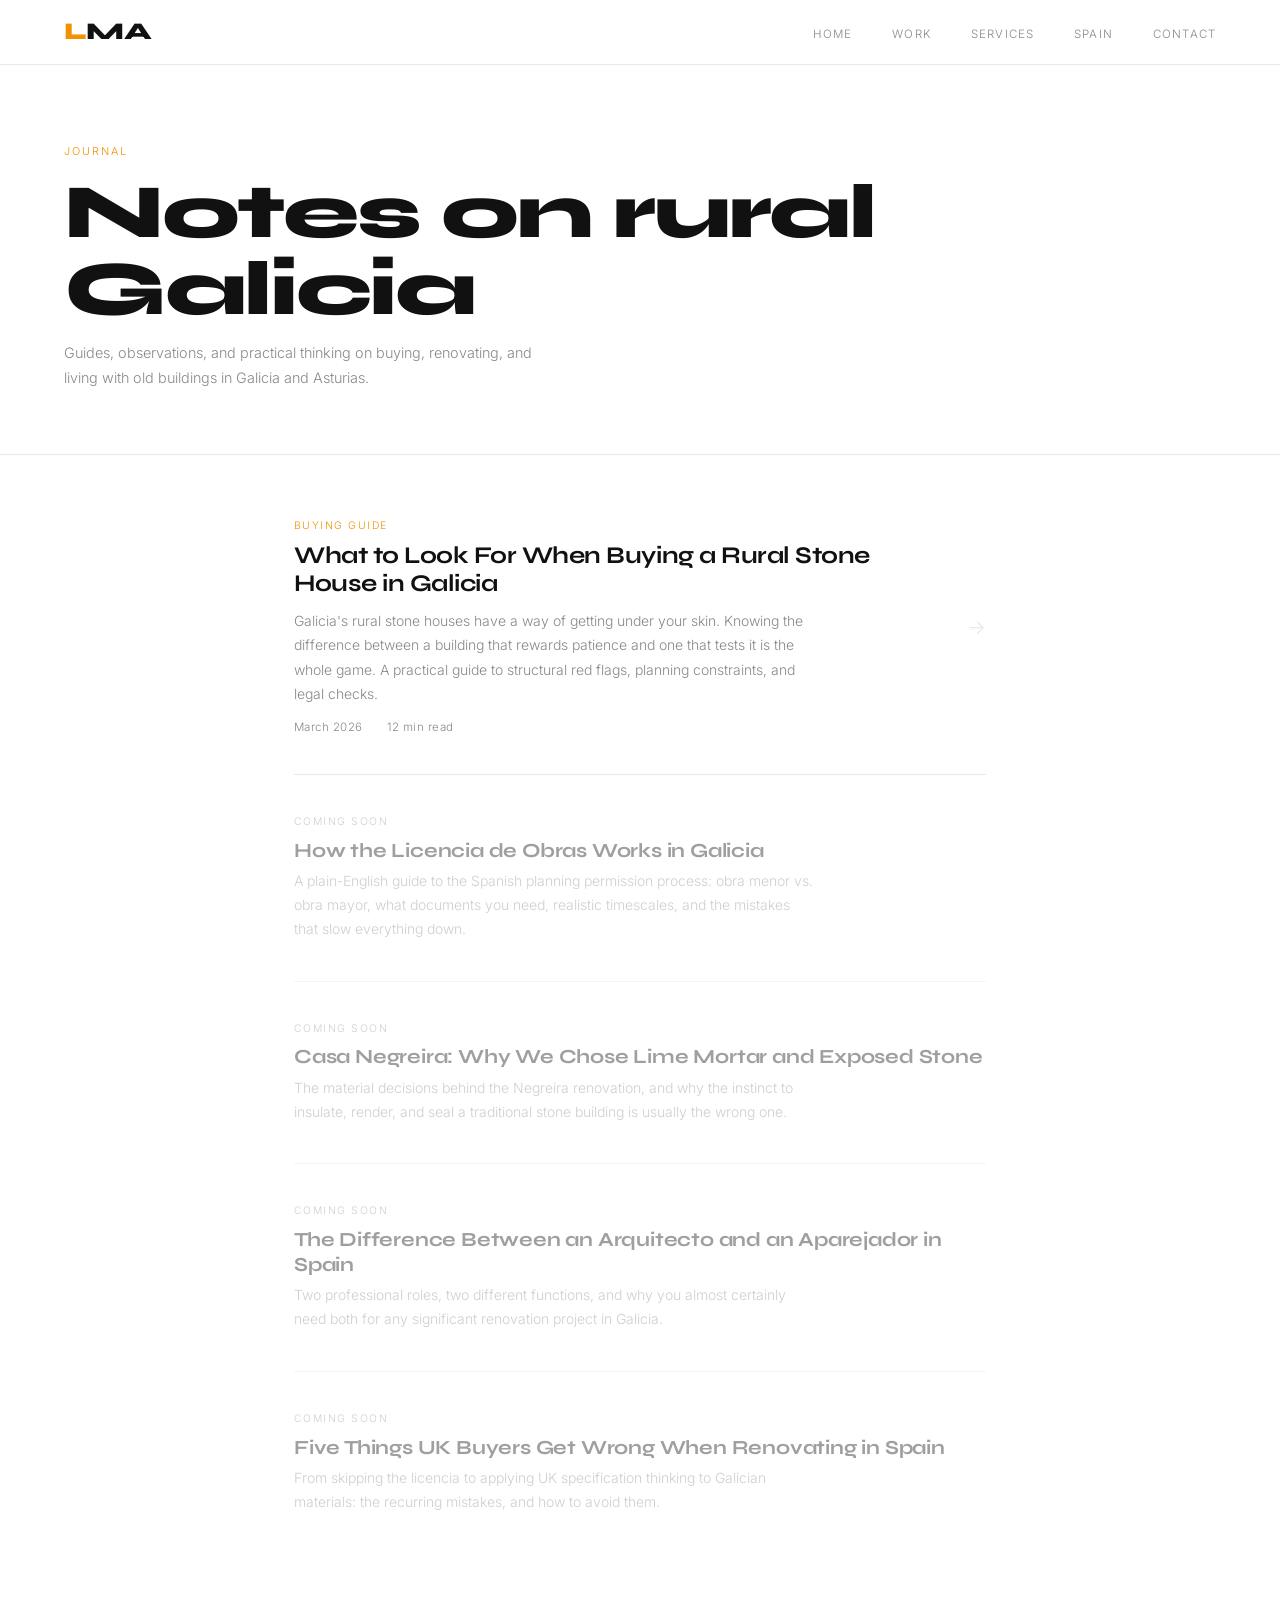
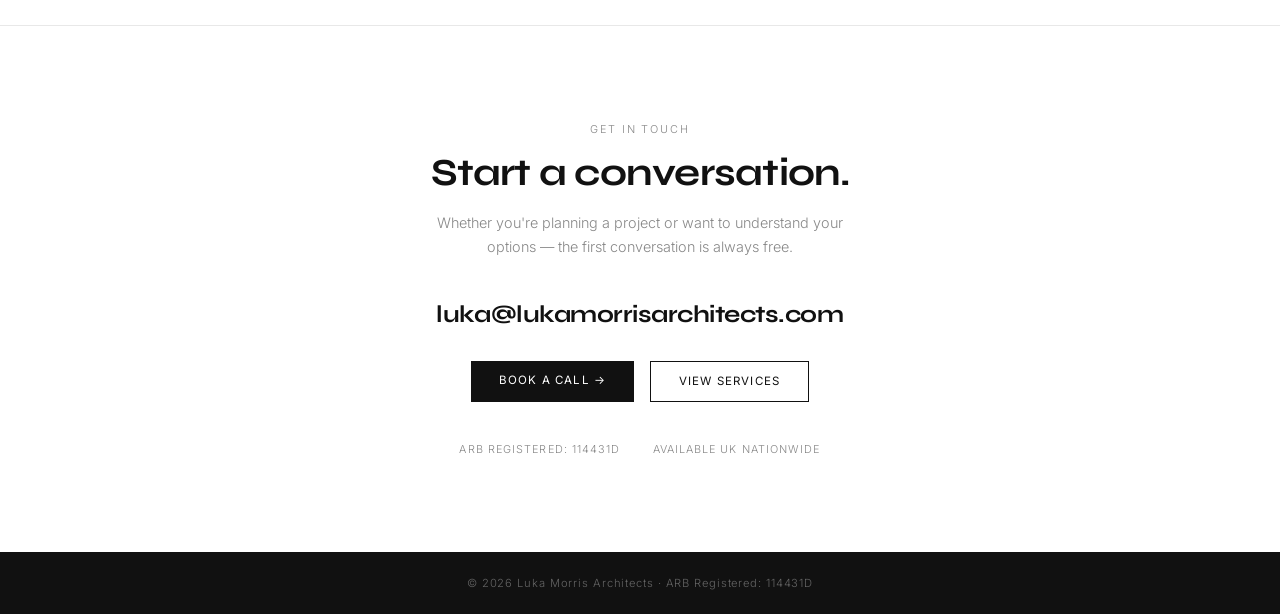
<file: journal.html>
<!DOCTYPE html>
<html lang="en">
<head>
<meta charset="UTF-8">
<link rel="icon" type="image/svg+xml" href="favicon.svg">
<link rel="icon" type="image/png" href="favicon.png">
<meta name="viewport" content="width=device-width, initial-scale=1.0">
<title>Journal — Luka Morris Architects</title>
<meta name="description" content="Guides, observations, and notes on rural architecture in Galicia and Asturias. Written by a UK architect based in Negreira.">
<link rel="preconnect" href="https://fonts.googleapis.com">
<link href="https://fonts.googleapis.com/css2?family=Syne:wght@400;600;700;800&family=Inter:wght@300;400;500&display=swap" rel="stylesheet">
<link rel="stylesheet" href="style.css">
<style>
.page-hero{padding:9rem 4rem 4rem;border-bottom:1px solid var(--grey)}
.page-hero .lbl{margin-bottom:1rem}
.page-hero h1{margin-bottom:.75rem}
.hero-sub{font-size:.9rem;line-height:1.75;color:var(--mid);max-width:480px}
.posts-wrap{max-width:820px;margin:0 auto;padding:4rem 4rem 7rem}
.post-card{display:grid;grid-template-columns:1fr auto;gap:2rem;align-items:center;padding:2.5rem 0;border-bottom:1px solid var(--grey);text-decoration:none;color:inherit;transition:opacity .2s}
.post-card:first-child{padding-top:0}
.post-card:hover{opacity:.65}
.card-tag{font-size:.65rem;letter-spacing:.14em;text-transform:uppercase;color:var(--accent);margin-bottom:.6rem;display:block}
.card-title{font-family:'Syne',sans-serif;font-size:1.5rem;font-weight:700;letter-spacing:-.02em;line-height:1.2;margin-bottom:.6rem;color:var(--black)}
.card-excerpt{font-size:.875rem;line-height:1.75;color:var(--mid);max-width:520px;font-weight:300}
.card-meta{font-size:.72rem;color:var(--mid);margin-top:.85rem;display:flex;gap:1.5rem;letter-spacing:.04em}
.card-arrow{font-size:1.25rem;color:var(--grey);transition:color .2s;flex-shrink:0}
.post-card:hover .card-arrow{color:var(--accent)}
.coming-post{padding:2.5rem 0;border-bottom:1px solid var(--grey);opacity:.4}
.coming-post:last-child{border-bottom:none;padding-bottom:0}
.coming-label{font-size:.65rem;letter-spacing:.14em;text-transform:uppercase;color:var(--mid);margin-bottom:.6rem;display:block}
.coming-title{font-family:'Syne',sans-serif;font-size:1.25rem;font-weight:700;letter-spacing:-.01em;color:var(--black);margin-bottom:.4rem}
.coming-desc{font-size:.875rem;color:var(--mid);line-height:1.7;font-weight:300;max-width:520px}
@media(max-width:900px){
  .page-hero{padding:7rem 1.5rem 3rem}
  .posts-wrap{padding:3rem 1.5rem 5rem}
  .post-card{grid-template-columns:1fr}
  .card-arrow{display:none}
}
</style>
</head>
<body>

<nav>
  <a href="index.html" class="nav-logo"><span class="nav-l">L</span><span class="nav-ma">MA</span></a>
  <ul class="nav-links">
    <li><a href="index.html">Home</a></li>
    <li><a href="work.html">Work</a></li>
    <li><a href="services.html">Services</a></li>
    <li><a href="spain.html">Spain</a></li>
    <li><a href="index.html#contact">Contact</a></li>
  </ul>
  <button class="hamburger" id="menuBtn" aria-label="Open menu" onclick="toggleMenu()"><span></span><span></span><span></span></button>
</nav>
<div class="nav-mobile" id="navMobile">
  <a href="index.html">Home</a>
  <a href="work.html">Work</a>
  <a href="services.html">Services</a>
  <a href="spain.html">Spain</a>
  <a href="#contact">Contact</a>
</div>

<div class="page-hero">
  <span class="lbl lbl-accent">Journal</span>
  <h1 class="page-title">Notes on rural Galicia</h1>
  <p class="hero-sub">Guides, observations, and practical thinking on buying, renovating, and living with old buildings in Galicia and Asturias.</p>
</div>

<div class="posts-wrap">

  <a href="post-buying-rural-stone-house-galicia.html" class="post-card">
    <div>
      <span class="card-tag">Buying Guide</span>
      <div class="card-title">What to Look For When Buying a Rural Stone House in Galicia</div>
      <p class="card-excerpt">Galicia's rural stone houses have a way of getting under your skin. Knowing the difference between a building that rewards patience and one that tests it is the whole game. A practical guide to structural red flags, planning constraints, and legal checks.</p>
      <div class="card-meta">
        <span>March 2026</span>
        <span>12 min read</span>
      </div>
    </div>
    <span class="card-arrow">→</span>
  </a>

  <div class="coming-post">
    <span class="coming-label">Coming soon</span>
    <div class="coming-title">How the Licencia de Obras Works in Galicia</div>
    <p class="coming-desc">A plain-English guide to the Spanish planning permission process: obra menor vs. obra mayor, what documents you need, realistic timescales, and the mistakes that slow everything down.</p>
  </div>

  <div class="coming-post">
    <span class="coming-label">Coming soon</span>
    <div class="coming-title">Casa Negreira: Why We Chose Lime Mortar and Exposed Stone</div>
    <p class="coming-desc">The material decisions behind the Negreira renovation, and why the instinct to insulate, render, and seal a traditional stone building is usually the wrong one.</p>
  </div>

  <div class="coming-post">
    <span class="coming-label">Coming soon</span>
    <div class="coming-title">The Difference Between an Arquitecto and an Aparejador in Spain</div>
    <p class="coming-desc">Two professional roles, two different functions, and why you almost certainly need both for any significant renovation project in Galicia.</p>
  </div>

  <div class="coming-post">
    <span class="coming-label">Coming soon</span>
    <div class="coming-title">Five Things UK Buyers Get Wrong When Renovating in Spain</div>
    <p class="coming-desc">From skipping the licencia to applying UK specification thinking to Galician materials: the recurring mistakes, and how to avoid them.</p>
  </div>

</div>

<hr class="rule">

<section id="contact">
  <span class="lbl">Get in Touch</span>
  <h2>Start a conversation.</h2>
  <p class="contact-sub">Whether you're planning a project or want to understand your options — the first conversation is always free.</p>
  <span id="em"></span>
  <div class="contact-cta">
    <a href="https://calendly.com/luka-lukamorrisarchitects/30min" target="_blank" class="btn">Book a Call →</a>
    <a href="services.html" class="btn-outline">View Services</a>
  </div>
  <div class="contact-meta">
    <span>ARB Registered: 114431D</span>
    
    <span>Available UK Nationwide</span>
  </div>
</section>

<footer>
  © 2026 Luka Morris Architects · ARB Registered: 114431D
</footer>

<div id="cursor-orb"></div>
<script>
function toggleMenu(){
  document.getElementById('menuBtn').classList.toggle('open');
  document.getElementById('navMobile').classList.toggle('open');
}
document.querySelectorAll('.nav-mobile a').forEach(function(a){
  a.addEventListener('click',function(){
    document.getElementById('menuBtn').classList.remove('open');
    document.getElementById('navMobile').classList.remove('open');
  });
});
(function(){
  var p=window.location.pathname.split('/').pop()||'index.html';
  document.querySelectorAll('.nav-mobile a').forEach(function(a){
    if(a.getAttribute('href')===p)a.style.color='#F39200';
  });
})();
</script>
<script>
(function(){
  var u='luka',d='lukamorrisarchitects.com',e=u+'@'+d;
  document.getElementById('em').innerHTML='<a href="mailto:'+e+'" class="contact-email-el">'+e+'</a>';
})();
(function(){
  var orb=document.getElementById("cursor-orb");
  if(!orb||window.matchMedia("(pointer:coarse)").matches)return;
  var mx=0,my=0,ox=-200,oy=-200;
  document.addEventListener("mousemove",function(e){
    mx=e.clientX;my=e.clientY;
    orb.classList.add("visible");
  });
  document.addEventListener("mouseleave",function(){orb.classList.remove("visible");});
  document.querySelectorAll("a,button,.post-card").forEach(function(el){
    el.addEventListener("mouseenter",function(){orb.classList.add("large");});
    el.addEventListener("mouseleave",function(){orb.classList.remove("large");});
  });
  function tick(){
    ox+=(mx-ox)*.1;oy+=(my-oy)*.1;
    orb.style.left=ox+"px";orb.style.top=oy+"px";
    requestAnimationFrame(tick);
  }
  tick();
})();
</script>
</body>
</html>
</file>
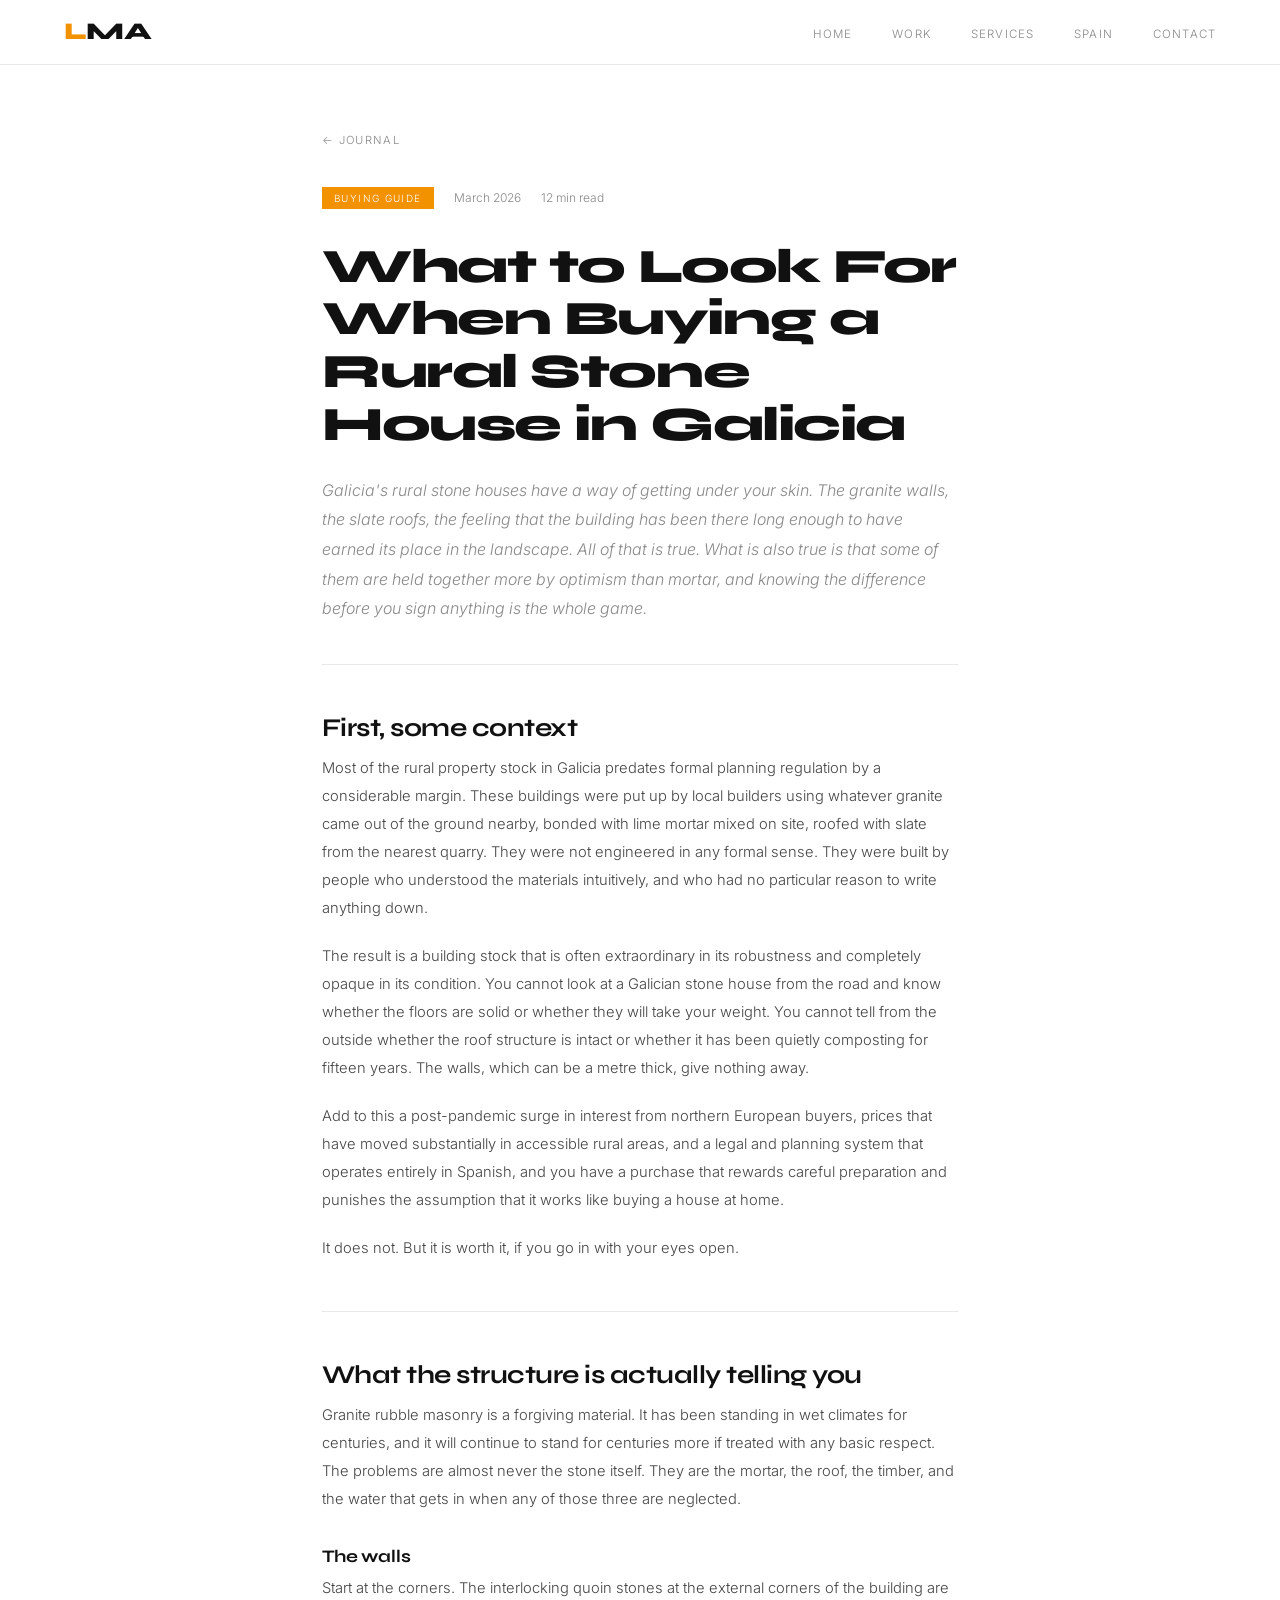
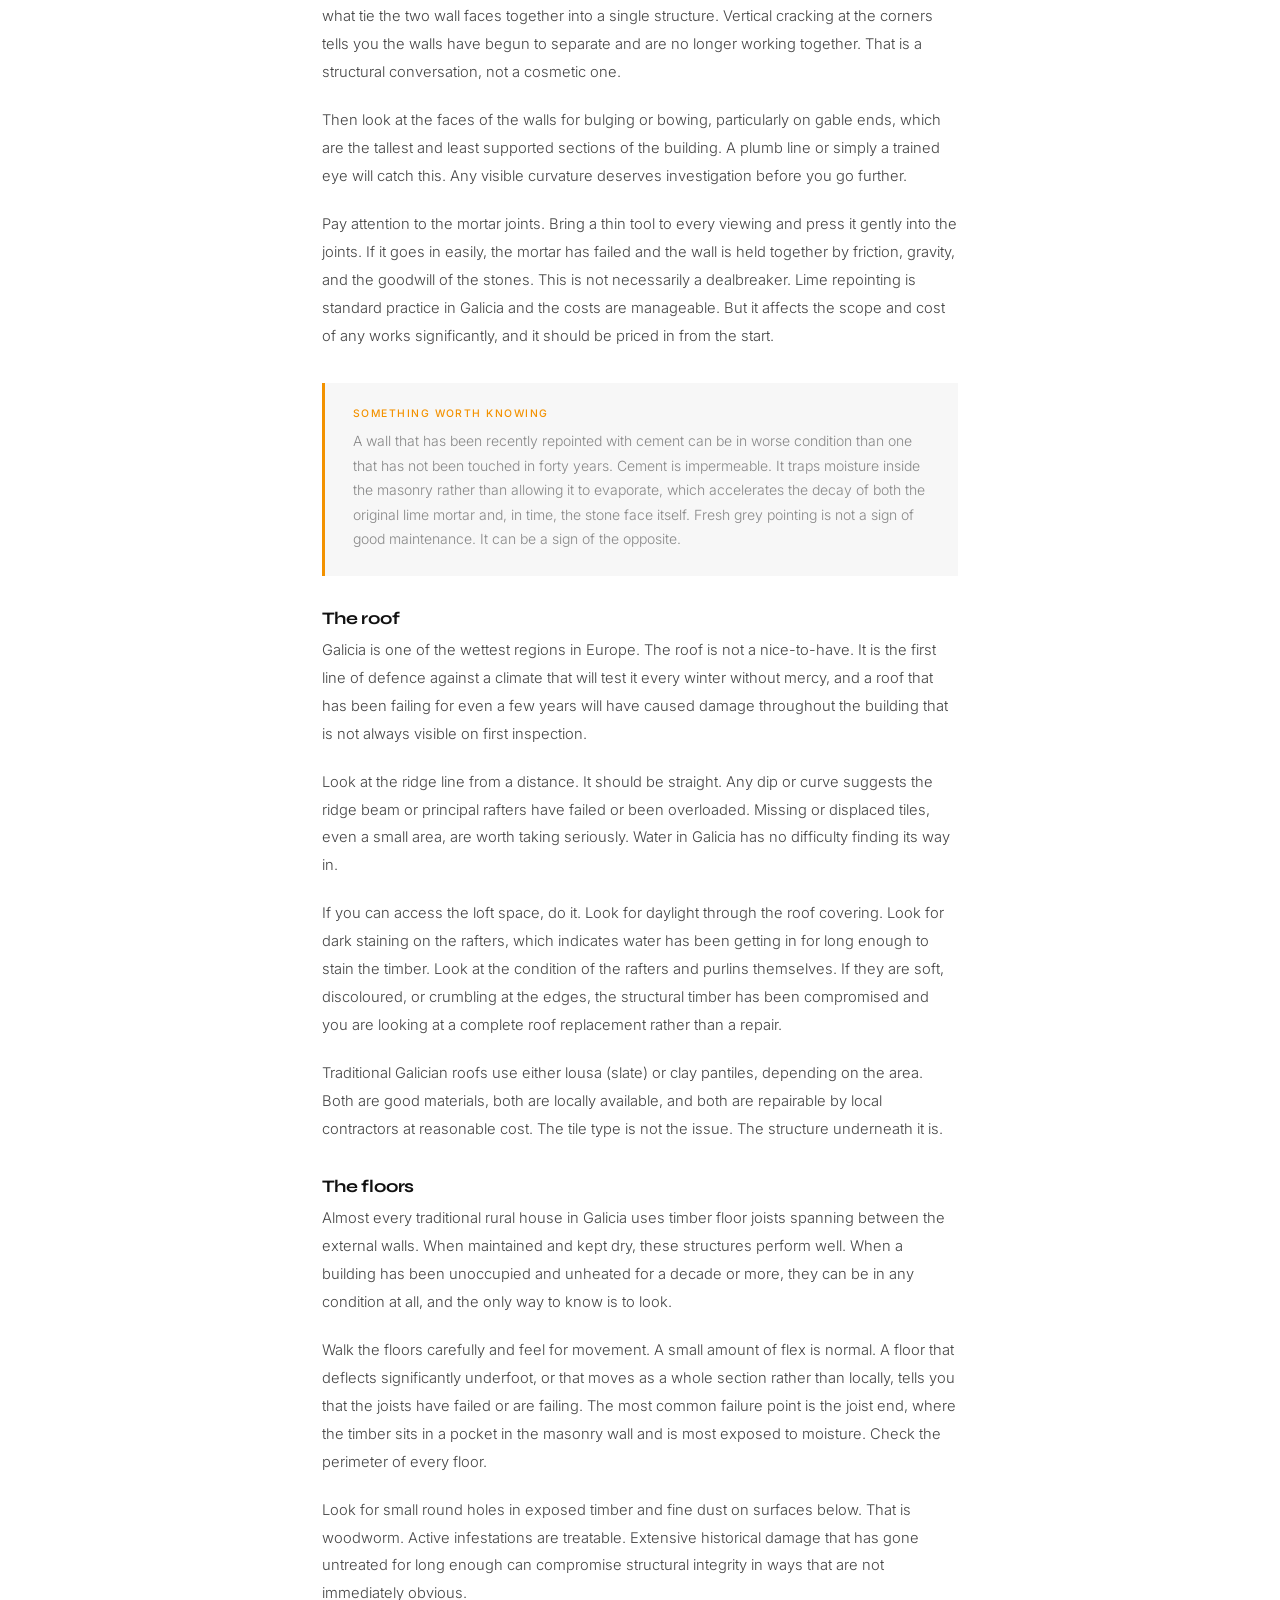
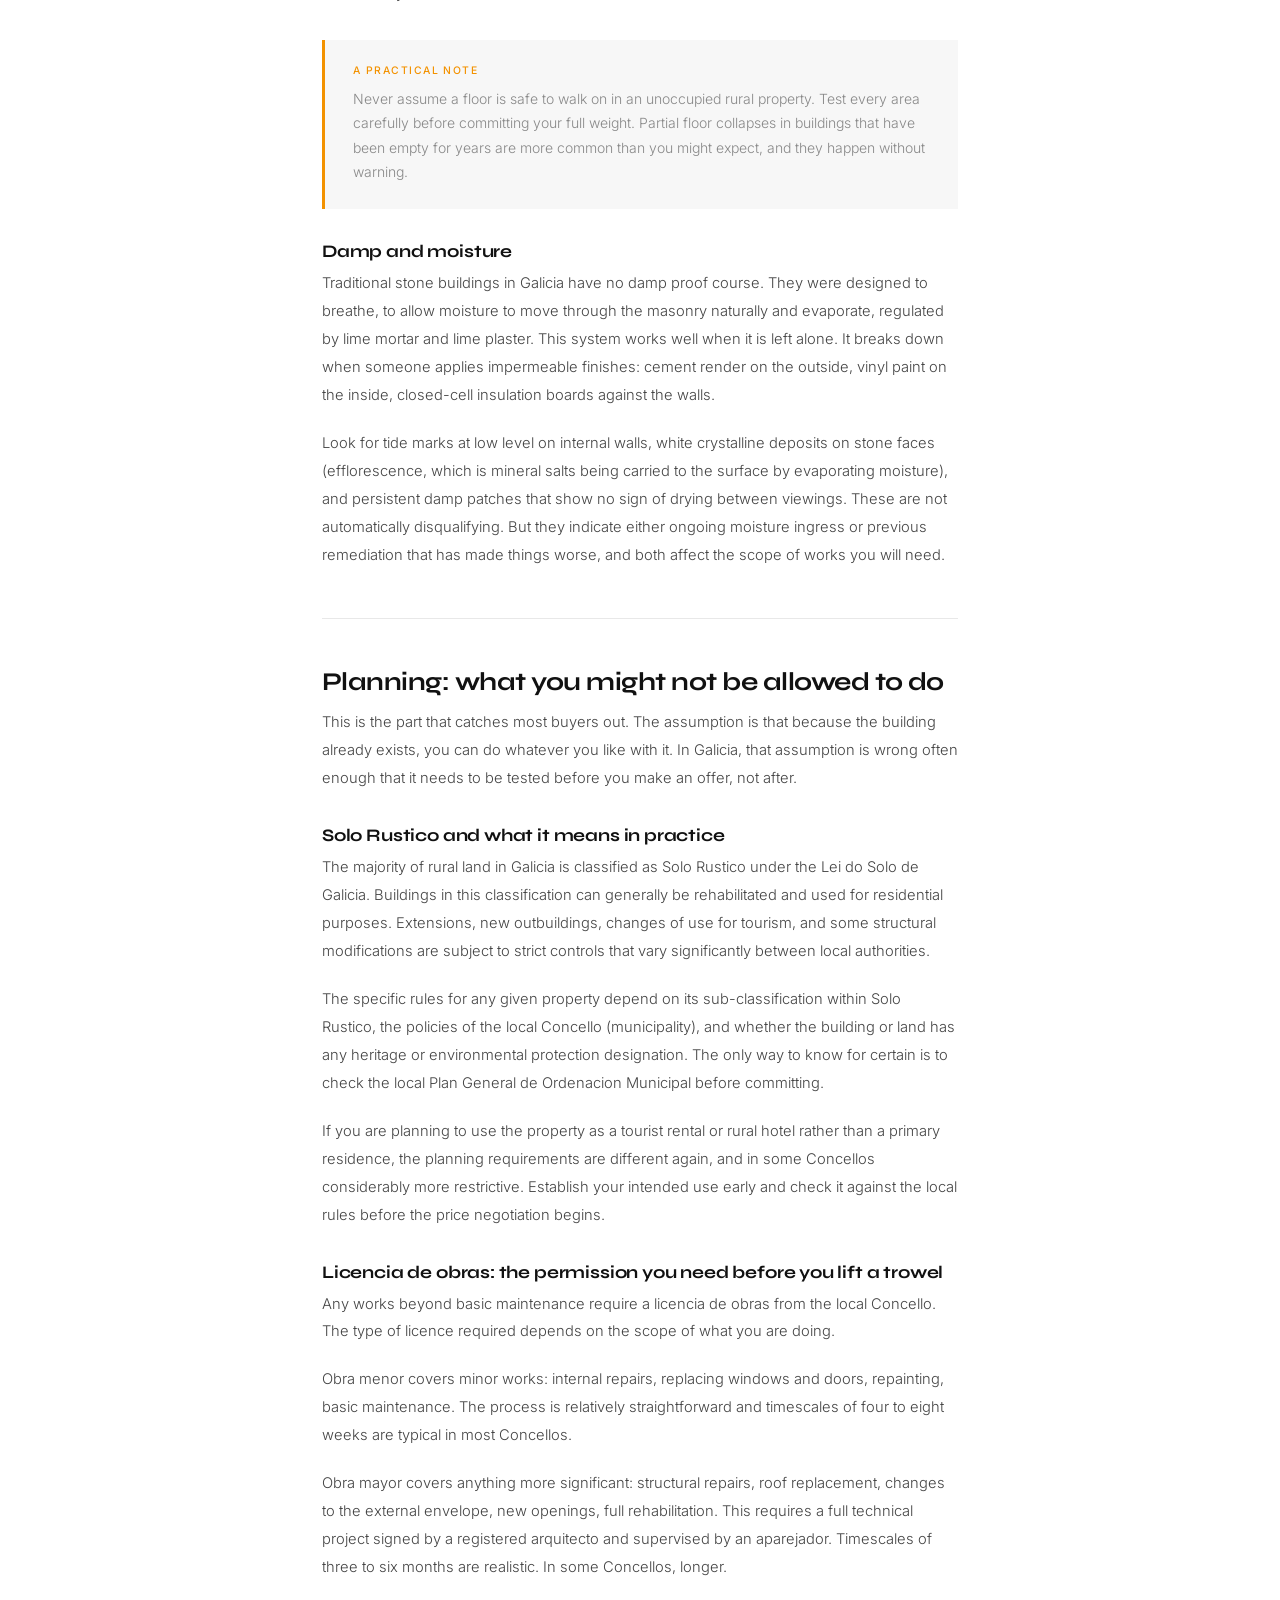
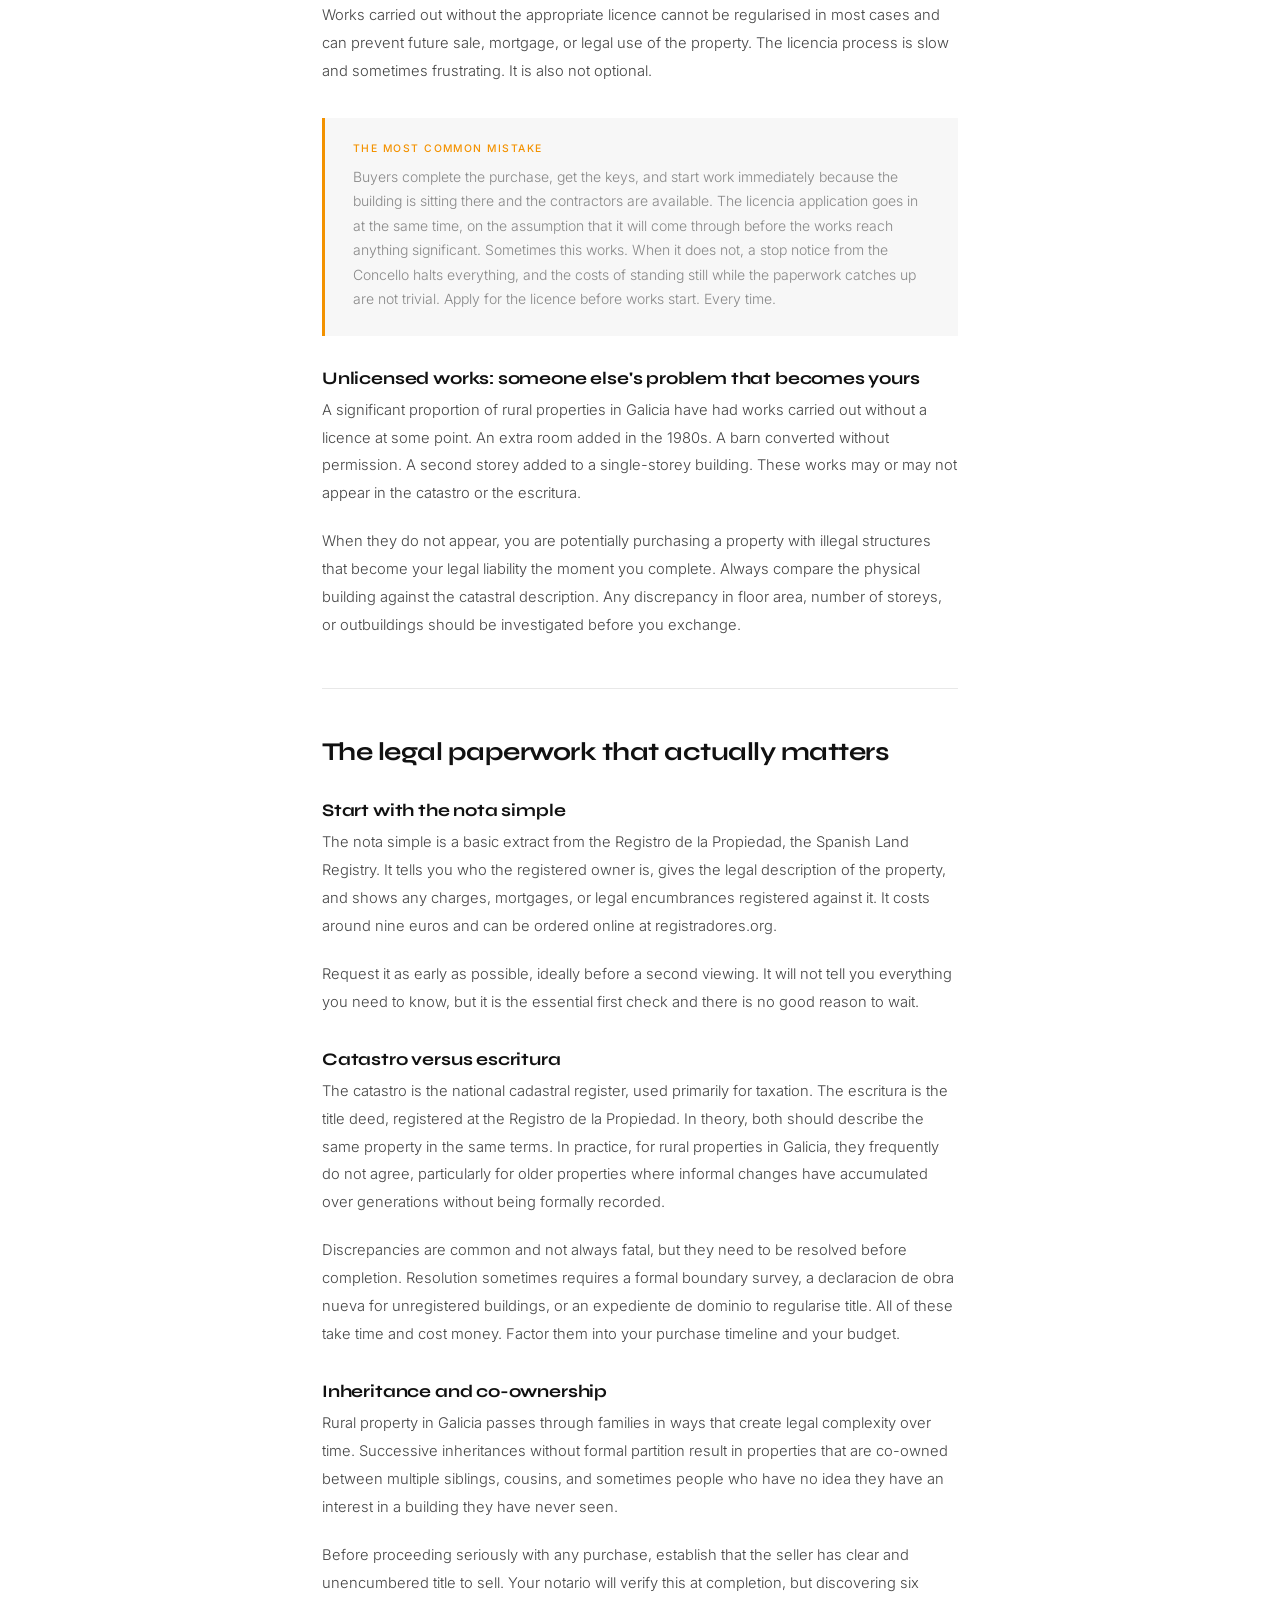
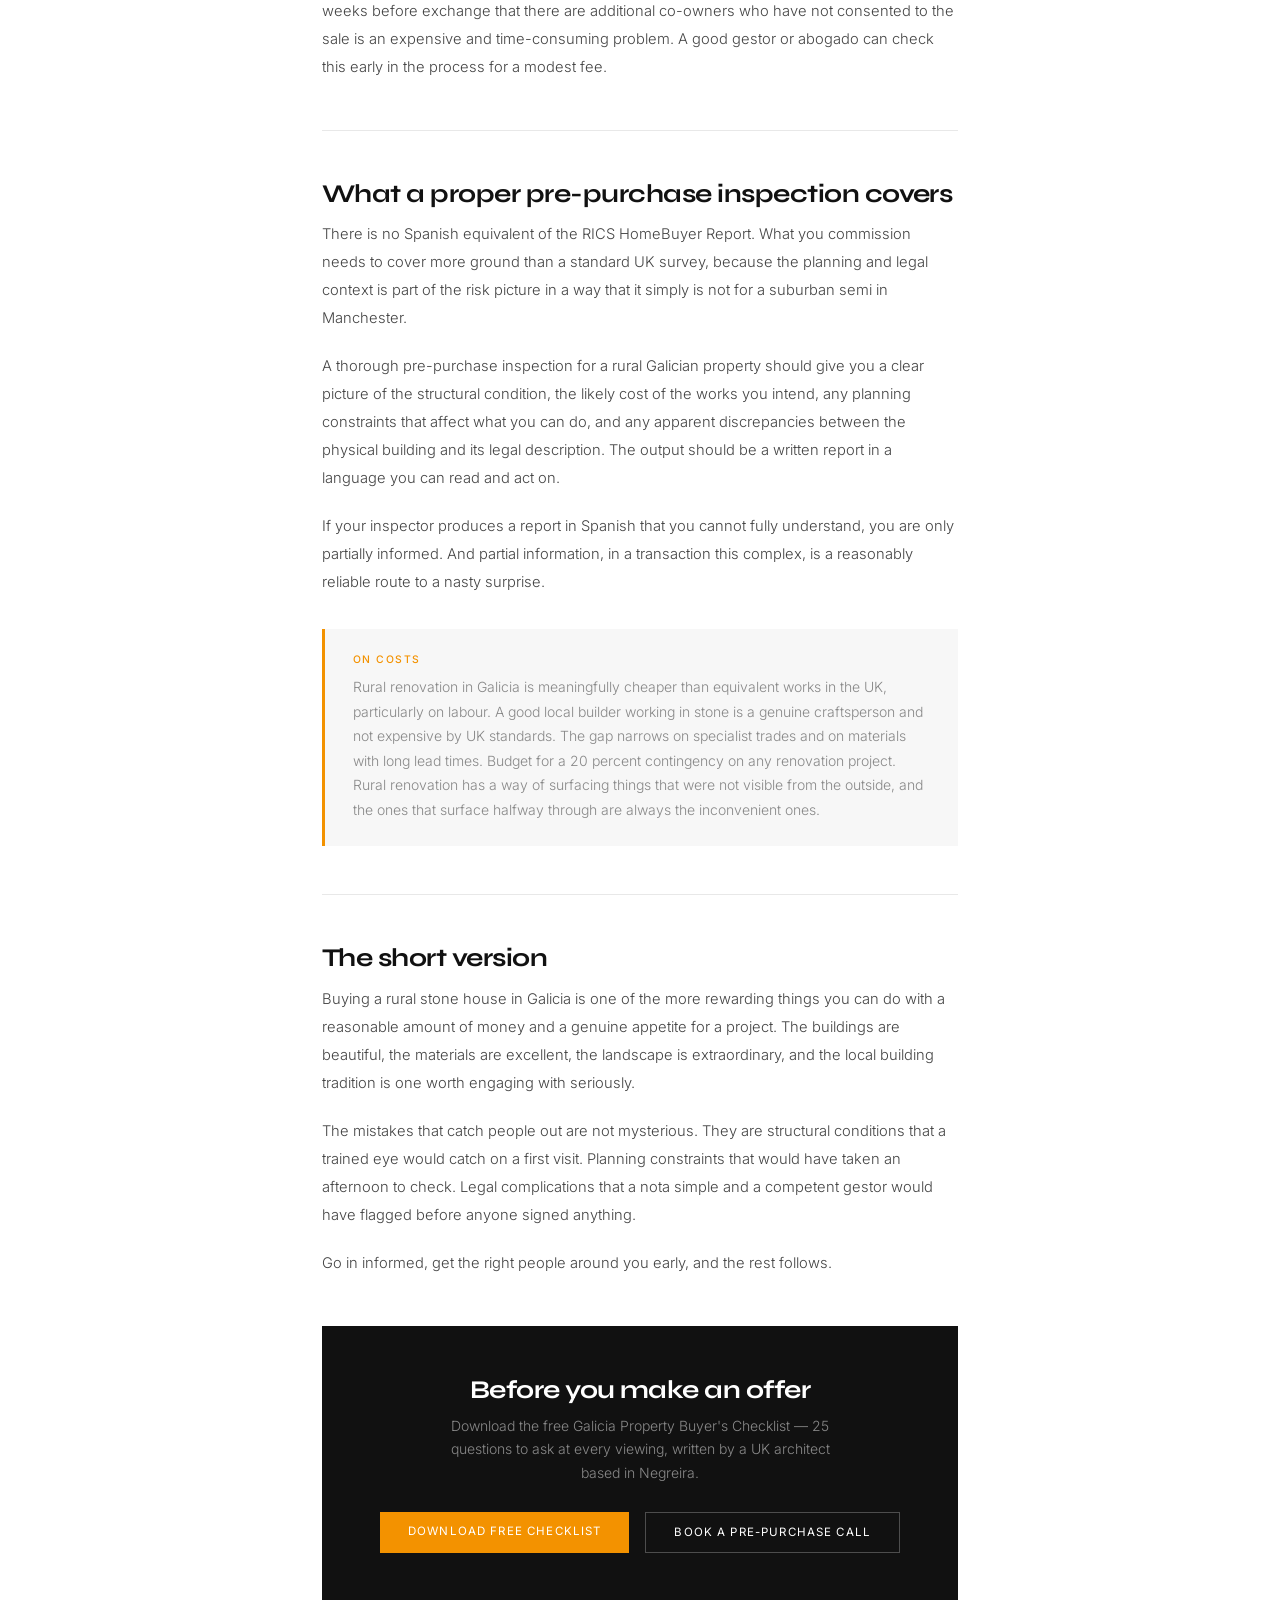
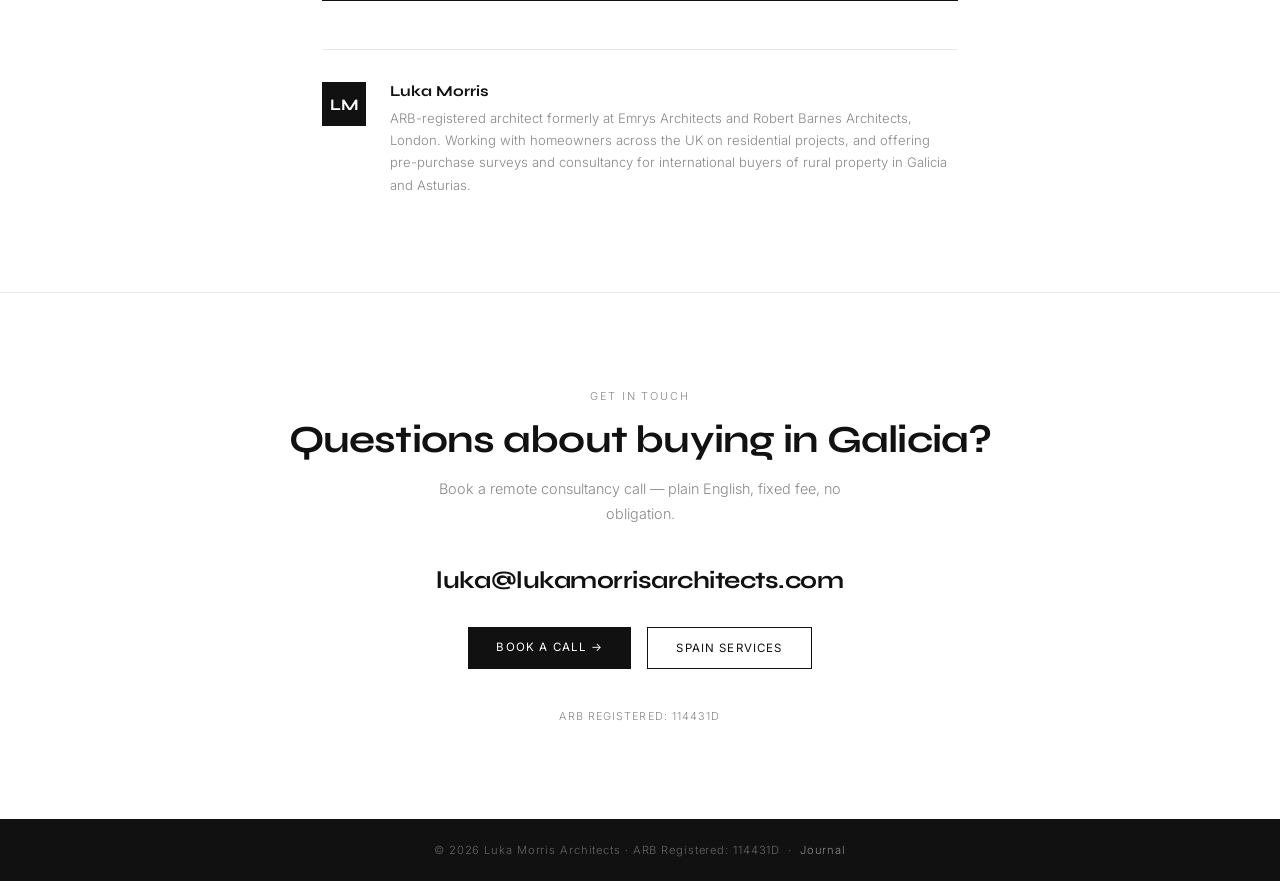
<file: post-buying-rural-stone-house-galicia.html>
<!DOCTYPE html>
<html lang="en">
<head>
<meta charset="UTF-8">
<link rel="icon" type="image/svg+xml" href="favicon.svg">
<link rel="icon" type="image/png" href="favicon.png">
<meta name="viewport" content="width=device-width, initial-scale=1.0">
<title>What to Look For When Buying a Rural Stone House in Galicia — Luka Morris Architects</title>
<meta name="description" content="A UK architect based in Negreira explains what to look for when buying a rural stone house in Galicia. Structural red flags, planning constraints, legal checks, and how to avoid the most common mistakes.">
<meta name="keywords" content="buying rural property Galicia, stone house Galicia, pre-purchase survey Galicia, UK architect Galicia, rural property Spain, casa rural Galicia">
<link rel="preconnect" href="https://fonts.googleapis.com">
<link href="https://fonts.googleapis.com/css2?family=Syne:wght@400;600;700;800&family=Inter:wght@300;400;500&display=swap" rel="stylesheet">
<link rel="stylesheet" href="style.css">
<style>
.article-wrap{max-width:700px;margin:0 auto;padding:8rem 2rem 6rem}
.back-link{display:inline-flex;align-items:center;gap:.4rem;font-size:.7rem;letter-spacing:.12em;text-transform:uppercase;color:var(--mid);text-decoration:none;margin-bottom:2.5rem;transition:color .2s}
.back-link:hover{color:var(--accent)}
.post-meta{display:flex;gap:1.25rem;align-items:center;margin-bottom:2rem;flex-wrap:wrap}
.post-tag{font-size:.62rem;letter-spacing:.14em;text-transform:uppercase;color:var(--white);background:var(--accent);padding:.3rem .75rem}
.post-date,.post-read{font-size:.75rem;color:var(--mid)}
.post-title{font-family:'Syne',sans-serif;font-size:clamp(2rem,5vw,3rem);font-weight:800;letter-spacing:-.03em;line-height:1.1;margin-bottom:1.5rem;color:var(--black)}
.post-intro{font-size:1rem;line-height:1.85;color:var(--mid);margin-bottom:2.5rem;border-bottom:1px solid var(--grey);padding-bottom:2.5rem;font-weight:300;font-style:italic}
.post-body h2{font-family:'Syne',sans-serif;font-size:1.6rem;font-weight:700;letter-spacing:-.02em;margin:3rem 0 .75rem;line-height:1.2;color:var(--black)}
.post-body h3{font-family:'Syne',sans-serif;font-size:1.1rem;font-weight:700;letter-spacing:-.01em;margin:2rem 0 .5rem;color:var(--black)}
.post-body p{font-size:.92rem;line-height:1.9;color:#444;margin-bottom:1.25rem;font-weight:300}
.post-body strong{color:var(--black);font-weight:500}
.post-body ul{list-style:none;margin:1rem 0 1.5rem}
.post-body ul li{font-size:.9rem;line-height:1.75;color:#444;padding:.4rem 0 .4rem 1.25rem;position:relative;border-bottom:1px solid var(--grey);font-weight:300}
.post-body ul li:last-child{border-bottom:none}
.post-body ul li::before{content:'—';position:absolute;left:0;color:var(--accent)}
.callout{background:var(--light);border-left:3px solid var(--accent);padding:1.5rem 1.75rem;margin:2rem 0}
.callout-label{font-size:.65rem;letter-spacing:.14em;text-transform:uppercase;color:var(--accent);display:block;margin-bottom:.6rem;font-weight:500}
.callout p{margin-bottom:0;font-size:.875rem;color:var(--mid);line-height:1.75}
.post-divider{border:none;border-top:1px solid var(--grey);margin:3rem 0}
.post-cta{background:var(--black);padding:3rem 2.5rem;margin:3rem 0;text-align:center}
.post-cta h3{font-family:'Syne',sans-serif;font-size:1.6rem;font-weight:700;letter-spacing:-.02em;color:var(--white);margin-bottom:.6rem}
.post-cta p{font-size:.875rem;color:rgba(255,255,255,.5);margin-bottom:1.75rem;line-height:1.65;max-width:420px;margin-left:auto;margin-right:auto;font-weight:300}
.post-cta-btns{display:flex;gap:1rem;justify-content:center;flex-wrap:wrap}
.btn-amber{display:inline-block;padding:.8rem 1.75rem;background:var(--accent);color:var(--white);text-decoration:none;font-size:.72rem;font-weight:400;letter-spacing:.1em;text-transform:uppercase;transition:opacity .2s}
.btn-amber:hover{opacity:.85}
.btn-ghost-white{display:inline-block;padding:.8rem 1.75rem;background:transparent;color:var(--white);text-decoration:none;font-size:.72rem;font-weight:400;letter-spacing:.1em;text-transform:uppercase;border:1px solid rgba(255,255,255,.25);transition:all .2s}
.btn-ghost-white:hover{border-color:var(--accent);color:var(--accent)}
.author-bio{border-top:1px solid var(--grey);padding-top:2rem;margin-top:3rem;display:grid;grid-template-columns:auto 1fr;gap:1.5rem;align-items:start}
.author-initials{width:44px;height:44px;background:var(--black);display:flex;align-items:center;justify-content:center;font-family:'Syne',sans-serif;font-size:1rem;font-weight:700;color:var(--white);flex-shrink:0}
.author-bio h4{font-family:'Syne',sans-serif;font-size:.95rem;font-weight:700;margin-bottom:.4rem;color:var(--black)}
.author-bio p{font-size:.82rem;line-height:1.7;color:var(--mid);margin-bottom:0;font-weight:300}
@media(max-width:900px){
  .article-wrap{padding:6rem 1.25rem 4rem}
  .author-bio{grid-template-columns:1fr}
  .post-cta-btns{flex-direction:column;align-items:center}
}
</style>
</head>
<body>

<nav>
  <a href="index.html" class="nav-logo"><span class="nav-l">L</span><span class="nav-ma">MA</span></a>
  <ul class="nav-links">
    <li><a href="index.html">Home</a></li>
    <li><a href="work.html">Work</a></li>
    <li><a href="services.html">Services</a></li>
    <li><a href="spain.html">Spain</a></li>
    <li><a href="index.html#contact">Contact</a></li>
  </ul>
  <button class="hamburger" id="menuBtn" aria-label="Open menu" onclick="toggleMenu()"><span></span><span></span><span></span></button>
</nav>
<div class="nav-mobile" id="navMobile">
  <a href="index.html">Home</a>
  <a href="work.html">Work</a>
  <a href="services.html">Services</a>
  <a href="spain.html">Spain</a>
  <a href="#contact">Contact</a>
</div>

<div class="article-wrap">

  <a href="journal.html" class="back-link">← Journal</a>

  <div class="post-meta">
    <span class="post-tag">Buying Guide</span>
    <span class="post-date">March 2026</span>
    <span class="post-read">12 min read</span>
  </div>

  <h1 class="post-title">What to Look For When Buying a Rural Stone House in Galicia</h1>

  <p class="post-intro">Galicia's rural stone houses have a way of getting under your skin. The granite walls, the slate roofs, the feeling that the building has been there long enough to have earned its place in the landscape. All of that is true. What is also true is that some of them are held together more by optimism than mortar, and knowing the difference before you sign anything is the whole game.</p>

  <div class="post-body">

    <h2>First, some context</h2>

    <p>Most of the rural property stock in Galicia predates formal planning regulation by a considerable margin. These buildings were put up by local builders using whatever granite came out of the ground nearby, bonded with lime mortar mixed on site, roofed with slate from the nearest quarry. They were not engineered in any formal sense. They were built by people who understood the materials intuitively, and who had no particular reason to write anything down.</p>

    <p>The result is a building stock that is often extraordinary in its robustness and completely opaque in its condition. You cannot look at a Galician stone house from the road and know whether the floors are solid or whether they will take your weight. You cannot tell from the outside whether the roof structure is intact or whether it has been quietly composting for fifteen years. The walls, which can be a metre thick, give nothing away.</p>

    <p>Add to this a post-pandemic surge in interest from northern European buyers, prices that have moved substantially in accessible rural areas, and a legal and planning system that operates entirely in Spanish, and you have a purchase that rewards careful preparation and punishes the assumption that it works like buying a house at home.</p>

    <p>It does not. But it is worth it, if you go in with your eyes open.</p>

    <hr class="post-divider">

    <h2>What the structure is actually telling you</h2>

    <p>Granite rubble masonry is a forgiving material. It has been standing in wet climates for centuries, and it will continue to stand for centuries more if treated with any basic respect. The problems are almost never the stone itself. They are the mortar, the roof, the timber, and the water that gets in when any of those three are neglected.</p>

    <h3>The walls</h3>

    <p>Start at the corners. The interlocking quoin stones at the external corners of the building are what tie the two wall faces together into a single structure. Vertical cracking at the corners tells you the walls have begun to separate and are no longer working together. That is a structural conversation, not a cosmetic one.</p>

    <p>Then look at the faces of the walls for bulging or bowing, particularly on gable ends, which are the tallest and least supported sections of the building. A plumb line or simply a trained eye will catch this. Any visible curvature deserves investigation before you go further.</p>

    <p>Pay attention to the mortar joints. Bring a thin tool to every viewing and press it gently into the joints. If it goes in easily, the mortar has failed and the wall is held together by friction, gravity, and the goodwill of the stones. This is not necessarily a dealbreaker. Lime repointing is standard practice in Galicia and the costs are manageable. But it affects the scope and cost of any works significantly, and it should be priced in from the start.</p>

    <div class="callout">
      <span class="callout-label">Something worth knowing</span>
      <p>A wall that has been recently repointed with cement can be in worse condition than one that has not been touched in forty years. Cement is impermeable. It traps moisture inside the masonry rather than allowing it to evaporate, which accelerates the decay of both the original lime mortar and, in time, the stone face itself. Fresh grey pointing is not a sign of good maintenance. It can be a sign of the opposite.</p>
    </div>

    <h3>The roof</h3>

    <p>Galicia is one of the wettest regions in Europe. The roof is not a nice-to-have. It is the first line of defence against a climate that will test it every winter without mercy, and a roof that has been failing for even a few years will have caused damage throughout the building that is not always visible on first inspection.</p>

    <p>Look at the ridge line from a distance. It should be straight. Any dip or curve suggests the ridge beam or principal rafters have failed or been overloaded. Missing or displaced tiles, even a small area, are worth taking seriously. Water in Galicia has no difficulty finding its way in.</p>

    <p>If you can access the loft space, do it. Look for daylight through the roof covering. Look for dark staining on the rafters, which indicates water has been getting in for long enough to stain the timber. Look at the condition of the rafters and purlins themselves. If they are soft, discoloured, or crumbling at the edges, the structural timber has been compromised and you are looking at a complete roof replacement rather than a repair.</p>

    <p>Traditional Galician roofs use either lousa (slate) or clay pantiles, depending on the area. Both are good materials, both are locally available, and both are repairable by local contractors at reasonable cost. The tile type is not the issue. The structure underneath it is.</p>

    <h3>The floors</h3>

    <p>Almost every traditional rural house in Galicia uses timber floor joists spanning between the external walls. When maintained and kept dry, these structures perform well. When a building has been unoccupied and unheated for a decade or more, they can be in any condition at all, and the only way to know is to look.</p>

    <p>Walk the floors carefully and feel for movement. A small amount of flex is normal. A floor that deflects significantly underfoot, or that moves as a whole section rather than locally, tells you that the joists have failed or are failing. The most common failure point is the joist end, where the timber sits in a pocket in the masonry wall and is most exposed to moisture. Check the perimeter of every floor.</p>

    <p>Look for small round holes in exposed timber and fine dust on surfaces below. That is woodworm. Active infestations are treatable. Extensive historical damage that has gone untreated for long enough can compromise structural integrity in ways that are not immediately obvious.</p>

    <div class="callout">
      <span class="callout-label">A practical note</span>
      <p>Never assume a floor is safe to walk on in an unoccupied rural property. Test every area carefully before committing your full weight. Partial floor collapses in buildings that have been empty for years are more common than you might expect, and they happen without warning.</p>
    </div>

    <h3>Damp and moisture</h3>

    <p>Traditional stone buildings in Galicia have no damp proof course. They were designed to breathe, to allow moisture to move through the masonry naturally and evaporate, regulated by lime mortar and lime plaster. This system works well when it is left alone. It breaks down when someone applies impermeable finishes: cement render on the outside, vinyl paint on the inside, closed-cell insulation boards against the walls.</p>

    <p>Look for tide marks at low level on internal walls, white crystalline deposits on stone faces (efflorescence, which is mineral salts being carried to the surface by evaporating moisture), and persistent damp patches that show no sign of drying between viewings. These are not automatically disqualifying. But they indicate either ongoing moisture ingress or previous remediation that has made things worse, and both affect the scope of works you will need.</p>

    <hr class="post-divider">

    <h2>Planning: what you might not be allowed to do</h2>

    <p>This is the part that catches most buyers out. The assumption is that because the building already exists, you can do whatever you like with it. In Galicia, that assumption is wrong often enough that it needs to be tested before you make an offer, not after.</p>

    <h3>Solo Rustico and what it means in practice</h3>

    <p>The majority of rural land in Galicia is classified as Solo Rustico under the Lei do Solo de Galicia. Buildings in this classification can generally be rehabilitated and used for residential purposes. Extensions, new outbuildings, changes of use for tourism, and some structural modifications are subject to strict controls that vary significantly between local authorities.</p>

    <p>The specific rules for any given property depend on its sub-classification within Solo Rustico, the policies of the local Concello (municipality), and whether the building or land has any heritage or environmental protection designation. The only way to know for certain is to check the local Plan General de Ordenacion Municipal before committing.</p>

    <p>If you are planning to use the property as a tourist rental or rural hotel rather than a primary residence, the planning requirements are different again, and in some Concellos considerably more restrictive. Establish your intended use early and check it against the local rules before the price negotiation begins.</p>

    <h3>Licencia de obras: the permission you need before you lift a trowel</h3>

    <p>Any works beyond basic maintenance require a licencia de obras from the local Concello. The type of licence required depends on the scope of what you are doing.</p>

    <p>Obra menor covers minor works: internal repairs, replacing windows and doors, repainting, basic maintenance. The process is relatively straightforward and timescales of four to eight weeks are typical in most Concellos.</p>

    <p>Obra mayor covers anything more significant: structural repairs, roof replacement, changes to the external envelope, new openings, full rehabilitation. This requires a full technical project signed by a registered arquitecto and supervised by an aparejador. Timescales of three to six months are realistic. In some Concellos, longer.</p>

    <p>Works carried out without the appropriate licence cannot be regularised in most cases and can prevent future sale, mortgage, or legal use of the property. The licencia process is slow and sometimes frustrating. It is also not optional.</p>

    <div class="callout">
      <span class="callout-label">The most common mistake</span>
      <p>Buyers complete the purchase, get the keys, and start work immediately because the building is sitting there and the contractors are available. The licencia application goes in at the same time, on the assumption that it will come through before the works reach anything significant. Sometimes this works. When it does not, a stop notice from the Concello halts everything, and the costs of standing still while the paperwork catches up are not trivial. Apply for the licence before works start. Every time.</p>
    </div>

    <h3>Unlicensed works: someone else's problem that becomes yours</h3>

    <p>A significant proportion of rural properties in Galicia have had works carried out without a licence at some point. An extra room added in the 1980s. A barn converted without permission. A second storey added to a single-storey building. These works may or may not appear in the catastro or the escritura.</p>

    <p>When they do not appear, you are potentially purchasing a property with illegal structures that become your legal liability the moment you complete. Always compare the physical building against the catastral description. Any discrepancy in floor area, number of storeys, or outbuildings should be investigated before you exchange.</p>

    <hr class="post-divider">

    <h2>The legal paperwork that actually matters</h2>

    <h3>Start with the nota simple</h3>

    <p>The nota simple is a basic extract from the Registro de la Propiedad, the Spanish Land Registry. It tells you who the registered owner is, gives the legal description of the property, and shows any charges, mortgages, or legal encumbrances registered against it. It costs around nine euros and can be ordered online at registradores.org.</p>

    <p>Request it as early as possible, ideally before a second viewing. It will not tell you everything you need to know, but it is the essential first check and there is no good reason to wait.</p>

    <h3>Catastro versus escritura</h3>

    <p>The catastro is the national cadastral register, used primarily for taxation. The escritura is the title deed, registered at the Registro de la Propiedad. In theory, both should describe the same property in the same terms. In practice, for rural properties in Galicia, they frequently do not agree, particularly for older properties where informal changes have accumulated over generations without being formally recorded.</p>

    <p>Discrepancies are common and not always fatal, but they need to be resolved before completion. Resolution sometimes requires a formal boundary survey, a declaracion de obra nueva for unregistered buildings, or an expediente de dominio to regularise title. All of these take time and cost money. Factor them into your purchase timeline and your budget.</p>

    <h3>Inheritance and co-ownership</h3>

    <p>Rural property in Galicia passes through families in ways that create legal complexity over time. Successive inheritances without formal partition result in properties that are co-owned between multiple siblings, cousins, and sometimes people who have no idea they have an interest in a building they have never seen.</p>

    <p>Before proceeding seriously with any purchase, establish that the seller has clear and unencumbered title to sell. Your notario will verify this at completion, but discovering six weeks before exchange that there are additional co-owners who have not consented to the sale is an expensive and time-consuming problem. A good gestor or abogado can check this early in the process for a modest fee.</p>

    <hr class="post-divider">

    <h2>What a proper pre-purchase inspection covers</h2>

    <p>There is no Spanish equivalent of the RICS HomeBuyer Report. What you commission needs to cover more ground than a standard UK survey, because the planning and legal context is part of the risk picture in a way that it simply is not for a suburban semi in Manchester.</p>

    <p>A thorough pre-purchase inspection for a rural Galician property should give you a clear picture of the structural condition, the likely cost of the works you intend, any planning constraints that affect what you can do, and any apparent discrepancies between the physical building and its legal description. The output should be a written report in a language you can read and act on.</p>

    <p>If your inspector produces a report in Spanish that you cannot fully understand, you are only partially informed. And partial information, in a transaction this complex, is a reasonably reliable route to a nasty surprise.</p>

    <div class="callout">
      <span class="callout-label">On costs</span>
      <p>Rural renovation in Galicia is meaningfully cheaper than equivalent works in the UK, particularly on labour. A good local builder working in stone is a genuine craftsperson and not expensive by UK standards. The gap narrows on specialist trades and on materials with long lead times. Budget for a 20 percent contingency on any renovation project. Rural renovation has a way of surfacing things that were not visible from the outside, and the ones that surface halfway through are always the inconvenient ones.</p>
    </div>

    <hr class="post-divider">

    <h2>The short version</h2>

    <p>Buying a rural stone house in Galicia is one of the more rewarding things you can do with a reasonable amount of money and a genuine appetite for a project. The buildings are beautiful, the materials are excellent, the landscape is extraordinary, and the local building tradition is one worth engaging with seriously.</p>

    <p>The mistakes that catch people out are not mysterious. They are structural conditions that a trained eye would catch on a first visit. Planning constraints that would have taken an afternoon to check. Legal complications that a nota simple and a competent gestor would have flagged before anyone signed anything.</p>

    <p>Go in informed, get the right people around you early, and the rest follows.</p>

  </div>

  <div class="post-cta">
    <h3>Before you make an offer</h3>
    <p>Download the free Galicia Property Buyer's Checklist — 25 questions to ask at every viewing, written by a UK architect based in Negreira.</p>
    <div class="post-cta-btns">
      <a href="https://raw.githubusercontent.com/Luka-Morris/lukamorrisarchitects/main/galicia_buyers_checklist.pdf" target="_blank" class="btn-amber">Download free checklist</a>
      <a href="https://calendly.com/luka-lukamorrisarchitects/30min" target="_blank" class="btn-ghost-white">Book a pre-purchase call</a>
    </div>
  </div>

  <div class="author-bio">
    <div class="author-initials">LM</div>
    <div>
      <h4>Luka Morris</h4>
      <p>ARB-registered architect formerly at Emrys Architects and Robert Barnes Architects, London. Working with homeowners across the UK on residential projects, and offering pre-purchase surveys and consultancy for international buyers of rural property in Galicia and Asturias.</p>
    </div>
  </div>

</div>

<hr class="rule">

<section id="contact">
  <span class="lbl">Get in Touch</span>
  <h2>Questions about buying in Galicia?</h2>
  <p class="contact-sub">Book a remote consultancy call — plain English, fixed fee, no obligation.</p>
  <span id="em"></span>
  <div class="contact-cta">
    <a href="https://calendly.com/luka-lukamorrisarchitects/30min" target="_blank" class="btn">Book a Call →</a>
    <a href="spain.html" class="btn-outline">Spain Services</a>
  </div>
  <div class="contact-meta">
    <span>ARB Registered: 114431D</span>
    
  </div>
</section>

<footer>
  © 2026 Luka Morris Architects · ARB Registered: 114431D
  &nbsp;·&nbsp; <a href="journal.html">Journal</a>
</footer>

<div id="cursor-orb"></div>
<script>
function toggleMenu(){
  document.getElementById('menuBtn').classList.toggle('open');
  document.getElementById('navMobile').classList.toggle('open');
}
document.querySelectorAll('.nav-mobile a').forEach(function(a){
  a.addEventListener('click',function(){
    document.getElementById('menuBtn').classList.remove('open');
    document.getElementById('navMobile').classList.remove('open');
  });
});
(function(){
  var p=window.location.pathname.split('/').pop()||'index.html';
  document.querySelectorAll('.nav-mobile a').forEach(function(a){
    if(a.getAttribute('href')===p)a.style.color='#F39200';
  });
})();
</script>
<script>
(function(){
  var u='luka',d='lukamorrisarchitects.com',e=u+'@'+d;
  document.getElementById('em').innerHTML='<a href="mailto:'+e+'" class="contact-email-el">'+e+'</a>';
})();
(function(){
  var orb=document.getElementById("cursor-orb");
  if(!orb||window.matchMedia("(pointer:coarse)").matches)return;
  var mx=0,my=0,ox=-200,oy=-200;
  document.addEventListener("mousemove",function(e){
    mx=e.clientX;my=e.clientY;
    orb.classList.add("visible");
  });
  document.addEventListener("mouseleave",function(){orb.classList.remove("visible");});
  document.querySelectorAll("a,button").forEach(function(el){
    el.addEventListener("mouseenter",function(){orb.classList.add("large");});
    el.addEventListener("mouseleave",function(){orb.classList.remove("large");});
  });
  function tick(){
    ox+=(mx-ox)*.1;oy+=(my-oy)*.1;
    orb.style.left=ox+"px";orb.style.top=oy+"px";
    requestAnimationFrame(tick);
  }
  tick();
})();
</script>
</body>
</html>
</file>
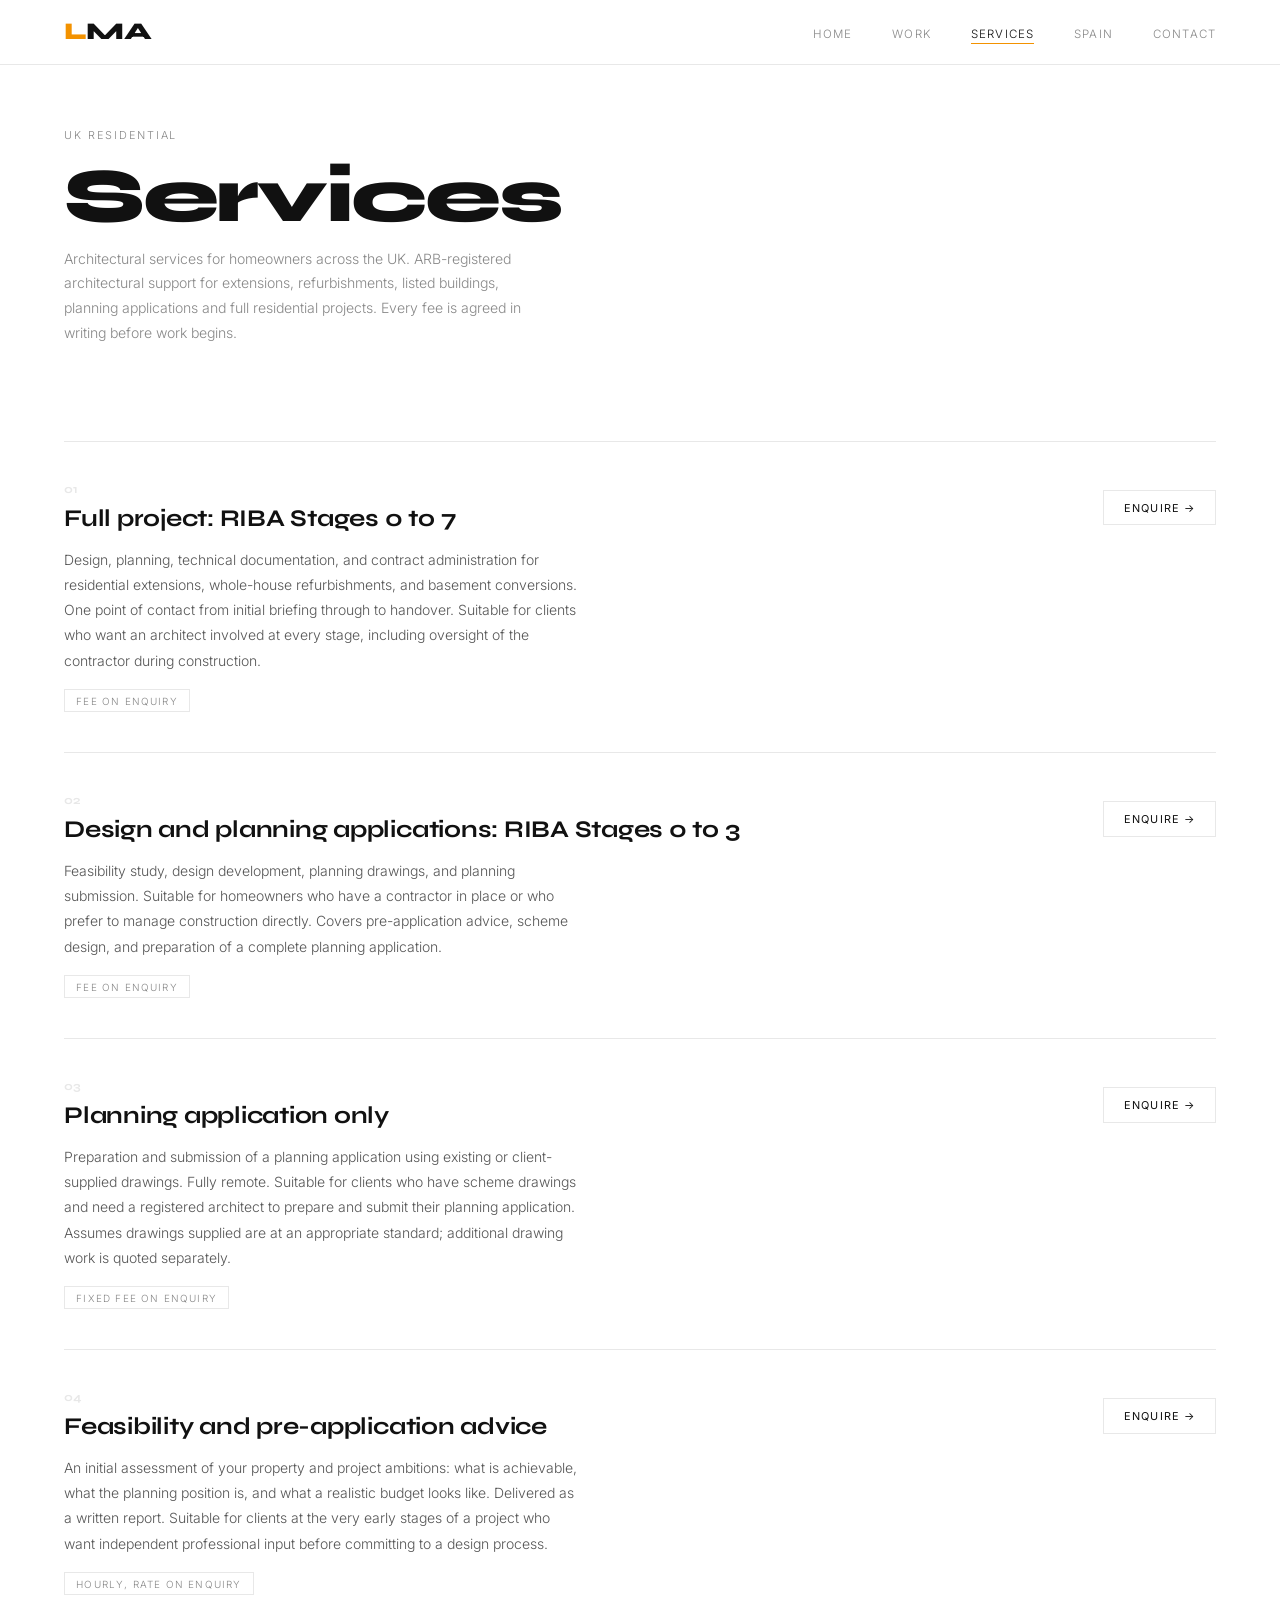
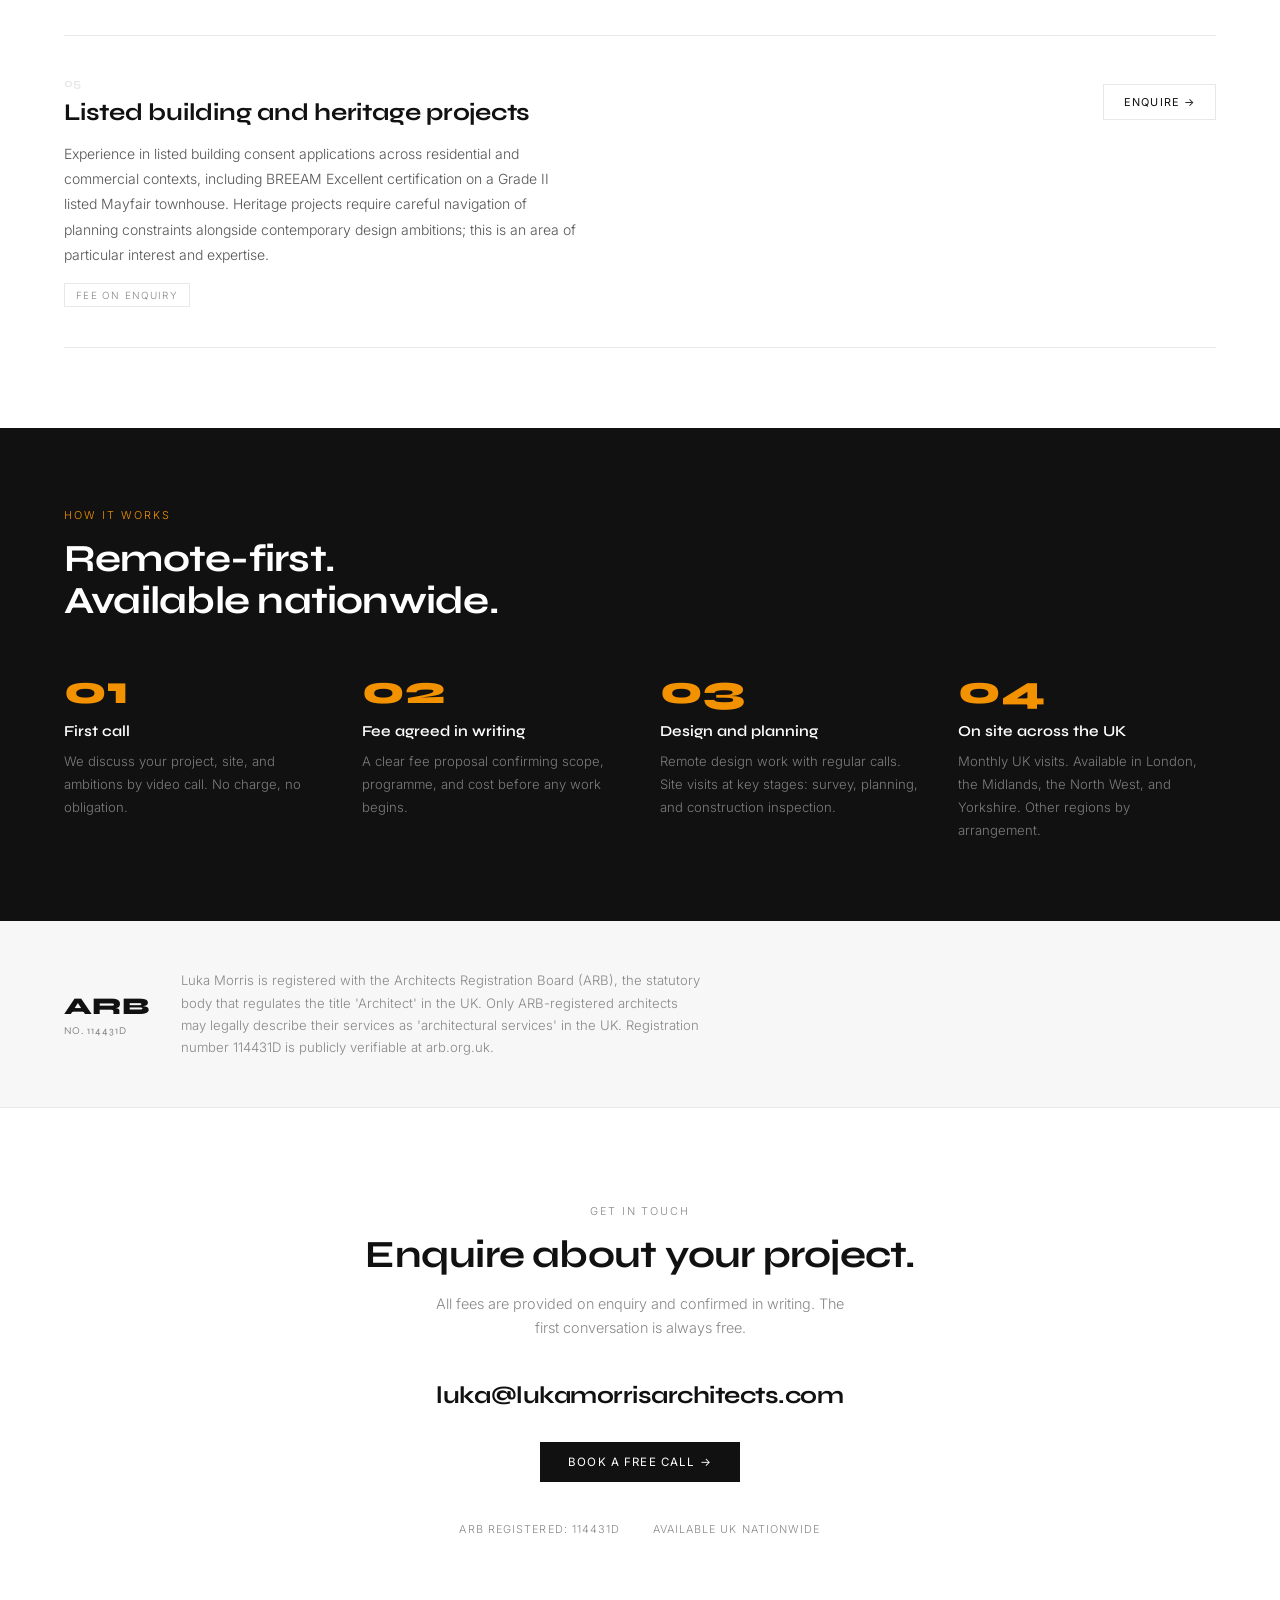
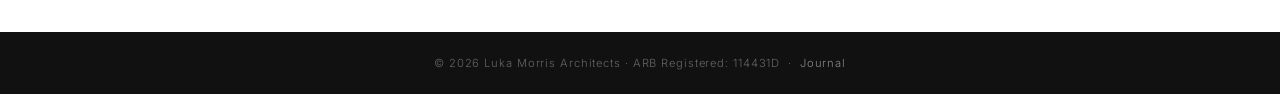
<file: services.html>
<!DOCTYPE html>
<html lang="en">
<head>
<meta charset="UTF-8">
<link rel="icon" type="image/svg+xml" href="favicon.svg">
<link rel="icon" type="image/png" href="favicon.png">
<meta name="viewport" content="width=device-width, initial-scale=1.0">
<title>Architectural Services for Homeowners Across the UK | LMA</title>
<meta name="description" content="ARB-registered architectural services for residential refurbishments, extensions, planning applications, listed buildings and full projects from concept to completion.">
<link rel="preconnect" href="https://fonts.googleapis.com">
<link href="https://fonts.googleapis.com/css2?family=Syne:wght@400;600;700;800&family=Inter:wght@300;400;500&display=swap" rel="stylesheet">
<link rel="stylesheet" href="style.css">
<style>
#services-header{padding:8rem 4rem 4rem}
#services-header .page-title{margin-bottom:.75rem}
#services-header p{font-size:.88rem;color:#888;max-width:480px;line-height:1.75}
#service-list{padding:2rem 4rem 5rem}
.service-item{display:grid;grid-template-columns:1fr auto;gap:3rem;align-items:start;padding:2.5rem 0;border-top:1px solid #E8E8E8}
.service-item:last-child{border-bottom:1px solid #E8E8E8}
.service-num{font-family:'Syne',sans-serif;font-size:.75rem;font-weight:700;color:#E8E8E8;margin-bottom:.5rem;display:block}
.service-name{font-family:'Syne',sans-serif;font-size:1.5rem;font-weight:700;letter-spacing:-.01em;margin-bottom:.85rem}
.service-desc{font-size:.875rem;line-height:1.8;color:#555;max-width:520px;font-weight:300}
.service-tag{display:inline-block;font-size:.62rem;letter-spacing:.12em;text-transform:uppercase;border:1px solid #E8E8E8;padding:.3rem .7rem;color:#888;margin-top:1rem}
.service-cta{text-align:right;padding-top:.5rem}
#how{background:#111;padding:5rem 4rem;color:#fff}
#how h2{color:#fff;margin-bottom:3rem}
#how .lbl{color:#F39200}
.how-grid{display:grid;grid-template-columns:repeat(4,1fr);gap:2.5rem}
.how-step-num{font-family:'Syne',sans-serif;font-size:2.5rem;font-weight:800;color:#F39200;line-height:1;margin-bottom:.75rem}
.how-step h4{font-family:'Syne',sans-serif;font-size:.95rem;font-weight:600;color:#fff;margin-bottom:.6rem}
.how-step p{font-size:.82rem;line-height:1.75;color:rgba(255,255,255,.45);font-weight:300}
#arb-note{padding:3rem 4rem;background:#F7F7F7;display:flex;align-items:center;gap:2rem}
.arb-badge{font-family:'Syne',sans-serif;font-size:1.5rem;font-weight:800;color:#111;white-space:nowrap}
.arb-badge span{display:block;font-size:.65rem;font-weight:400;letter-spacing:.1em;text-transform:uppercase;color:#888;margin-top:.2rem}
.arb-text{font-size:.82rem;line-height:1.7;color:#888;max-width:520px}
@media(max-width:900px){
  #services-header{padding:7rem 1.5rem 3rem}
  #service-list{padding:1rem 1.5rem 4rem}
  .service-item{grid-template-columns:1fr;gap:1.5rem}
  .service-cta{text-align:left}
  #how{padding:3.5rem 1.5rem}
  .how-grid{grid-template-columns:repeat(2,1fr);gap:2rem}
  #arb-note{padding:2.5rem 1.5rem;flex-direction:column;align-items:flex-start;gap:1rem}
}
</style>
</head>
<body>

<nav>
  <a href="index.html" class="nav-logo"><span class="nav-l">L</span><span class="nav-ma">MA</span></a>
  <ul class="nav-links">
    <li><a href="index.html">Home</a></li>
    <li><a href="work.html">Work</a></li>
    <li><a href="services.html" class="active">Services</a></li>
    <li><a href="spain.html">Spain</a></li>
    <li><a href="#contact">Contact</a></li>
  </ul>
  <button class="hamburger" id="menuBtn" aria-label="Open menu" onclick="toggleMenu()"><span></span><span></span><span></span></button>
</nav>
<div class="nav-mobile" id="navMobile">
  <a href="index.html">Home</a>
  <a href="work.html">Work</a>
  <a href="services.html">Services</a>
  <a href="spain.html">Spain</a>
  <a href="#contact">Contact</a>
</div>

<div id="services-header">
  <span class="lbl">UK Residential</span>
  <h1 class="page-title">Services</h1>
  <p>Architectural services for homeowners across the UK. ARB-registered architectural support for extensions, refurbishments, listed buildings, planning applications and full residential projects. Every fee is agreed in writing before work begins.</p>
</div>

<div id="service-list">

  <div class="service-item">
    <div>
      <span class="service-num">01</span>
      <div class="service-name">Full project: RIBA Stages 0 to 7</div>
      <p class="service-desc">Design, planning, technical documentation, and contract administration for residential extensions, whole-house refurbishments, and basement conversions. One point of contact from initial briefing through to handover. Suitable for clients who want an architect involved at every stage, including oversight of the contractor during construction.</p>
      <span class="service-tag">Fee on enquiry</span>
    </div>
    <div class="service-cta">
      <a href="mailto:luka@lukamorrisarchitects.com?subject=Enquiry: Full project (RIBA Stages 0 to 7)" class="btn-enquire">Enquire →</a>
    </div>
  </div>

  <div class="service-item">
    <div>
      <span class="service-num">02</span>
      <div class="service-name">Design and planning applications: RIBA Stages 0 to 3</div>
      <p class="service-desc">Feasibility study, design development, planning drawings, and planning submission. Suitable for homeowners who have a contractor in place or who prefer to manage construction directly. Covers pre-application advice, scheme design, and preparation of a complete planning application.</p>
      <span class="service-tag">Fee on enquiry</span>
    </div>
    <div class="service-cta">
      <a href="mailto:luka@lukamorrisarchitects.com?subject=Enquiry: Design and planning applications (RIBA Stages 0 to 3)" class="btn-enquire">Enquire →</a>
    </div>
  </div>

  <div class="service-item">
    <div>
      <span class="service-num">03</span>
      <div class="service-name">Planning application only</div>
      <p class="service-desc">Preparation and submission of a planning application using existing or client-supplied drawings. Fully remote. Suitable for clients who have scheme drawings and need a registered architect to prepare and submit their planning application. Assumes drawings supplied are at an appropriate standard; additional drawing work is quoted separately.</p>
      <span class="service-tag">Fixed fee on enquiry</span>
    </div>
    <div class="service-cta">
      <a href="mailto:luka@lukamorrisarchitects.com?subject=Enquiry: Planning application" class="btn-enquire">Enquire →</a>
    </div>
  </div>

  <div class="service-item">
    <div>
      <span class="service-num">04</span>
      <div class="service-name">Feasibility and pre-application advice</div>
      <p class="service-desc">An initial assessment of your property and project ambitions: what is achievable, what the planning position is, and what a realistic budget looks like. Delivered as a written report. Suitable for clients at the very early stages of a project who want independent professional input before committing to a design process.</p>
      <span class="service-tag">Hourly, rate on enquiry</span>
    </div>
    <div class="service-cta">
      <a href="mailto:luka@lukamorrisarchitects.com?subject=Enquiry: Feasibility and pre-application advice" class="btn-enquire">Enquire →</a>
    </div>
  </div>

  <div class="service-item">
    <div>
      <span class="service-num">05</span>
      <div class="service-name">Listed building and heritage projects</div>
      <p class="service-desc">Experience in listed building consent applications across residential and commercial contexts, including BREEAM Excellent certification on a Grade II listed Mayfair townhouse. Heritage projects require careful navigation of planning constraints alongside contemporary design ambitions; this is an area of particular interest and expertise.</p>
      <span class="service-tag">Fee on enquiry</span>
    </div>
    <div class="service-cta">
      <a href="mailto:luka@lukamorrisarchitects.com?subject=Enquiry: Listed building and heritage project" class="btn-enquire">Enquire →</a>
    </div>
  </div>

</div>

<section id="how">
  <span class="lbl lbl-accent">How it works</span>
  <h2>Remote-first.<br>Available nationwide.</h2>
  <div class="how-grid">
    <div class="how-step">
      <div class="how-step-num">01</div>
      <h4>First call</h4>
      <p>We discuss your project, site, and ambitions by video call. No charge, no obligation.</p>
    </div>
    <div class="how-step">
      <div class="how-step-num">02</div>
      <h4>Fee agreed in writing</h4>
      <p>A clear fee proposal confirming scope, programme, and cost before any work begins.</p>
    </div>
    <div class="how-step">
      <div class="how-step-num">03</div>
      <h4>Design and planning</h4>
      <p>Remote design work with regular calls. Site visits at key stages: survey, planning, and construction inspection.</p>
    </div>
    <div class="how-step">
      <div class="how-step-num">04</div>
      <h4>On site across the UK</h4>
      <p>Monthly UK visits. Available in London, the Midlands, the North West, and Yorkshire. Other regions by arrangement.</p>
    </div>
  </div>
</section>

<div id="arb-note">
  <div class="arb-badge">ARB<span>No. 114431D</span></div>
  <p class="arb-text">Luka Morris is registered with the Architects Registration Board (ARB), the statutory body that regulates the title 'Architect' in the UK. Only ARB-registered architects may legally describe their services as 'architectural services' in the UK. Registration number 114431D is publicly verifiable at arb.org.uk.</p>
</div>

<hr class="rule">

<section id="contact">
  <span class="lbl">Get in Touch</span>
  <h2>Enquire about your project.</h2>
  <p class="contact-sub">All fees are provided on enquiry and confirmed in writing. The first conversation is always free.</p>
  <span id="em"></span>
  <div class="contact-cta">
    <a href="https://calendly.com/luka-lukamorrisarchitects/30min" target="_blank" class="btn">Book a Free Call →</a>
  </div>
  <div class="contact-meta">
    <span>ARB Registered: 114431D</span>
    
    <span>Available UK Nationwide</span>
  </div>
</section>

<footer>
  © 2026 Luka Morris Architects · ARB Registered: 114431D
  &nbsp;·&nbsp; <a href="journal.html">Journal</a>
</footer>

<script>
function toggleMenu(){
  document.getElementById('menuBtn').classList.toggle('open');
  document.getElementById('navMobile').classList.toggle('open');
}
document.querySelectorAll('.nav-mobile a').forEach(function(a){
  a.addEventListener('click',function(){
    document.getElementById('menuBtn').classList.remove('open');
    document.getElementById('navMobile').classList.remove('open');
  });
});
(function(){
  var p=window.location.pathname.split('/').pop()||'index.html';
  document.querySelectorAll('.nav-mobile a').forEach(function(a){
    if(a.getAttribute('href')===p)a.style.color='#F39200';
  });
})();
</script>
<script>
(function(){
  var u='luka',d='lukamorrisarchitects.com',e=u+'@'+d;
  document.getElementById('em').innerHTML='<a href="mailto:'+e+'" class="contact-email-el">'+e+'</a>';
})();
</script>
<div id="cursor-orb"></div>
<script>
(function(){
  var orb=document.getElementById("cursor-orb");
  if(!orb||window.matchMedia("(pointer:coarse)").matches)return;
  var mx=0,my=0,ox=-200,oy=-200;
  document.addEventListener("mousemove",function(e){
    mx=e.clientX;my=e.clientY;
    orb.classList.add("visible");
  });
  document.addEventListener("mouseleave",function(){orb.classList.remove("visible");});
  document.querySelectorAll("a,button,.work-card,.service-item").forEach(function(el){
    el.addEventListener("mouseenter",function(){orb.classList.add("large");});
    el.addEventListener("mouseleave",function(){orb.classList.remove("large");});
  });
  function tick(){
    ox+=(mx-ox)*.1;oy+=(my-oy)*.1;
    orb.style.left=ox+"px";orb.style.top=oy+"px";
    requestAnimationFrame(tick);
  }
  tick();
})();
</script>
</body>
</html>
</file>
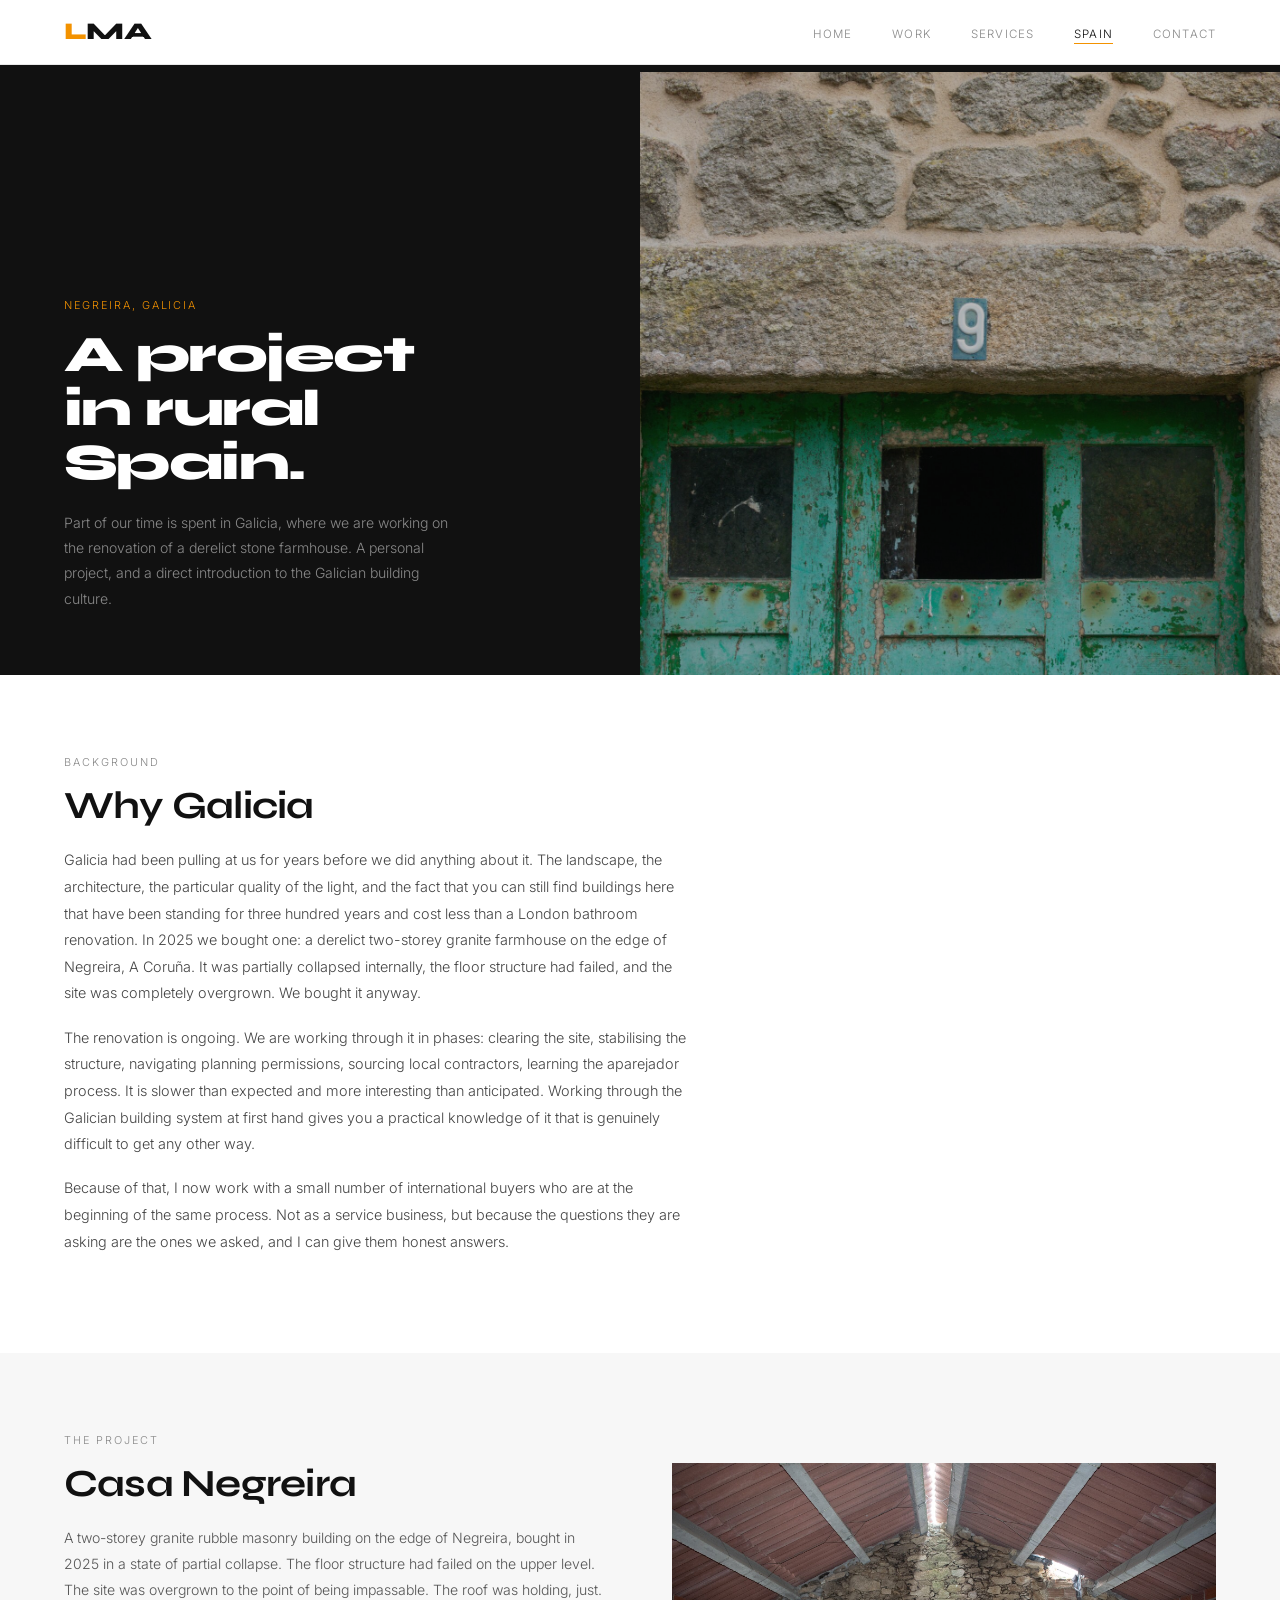
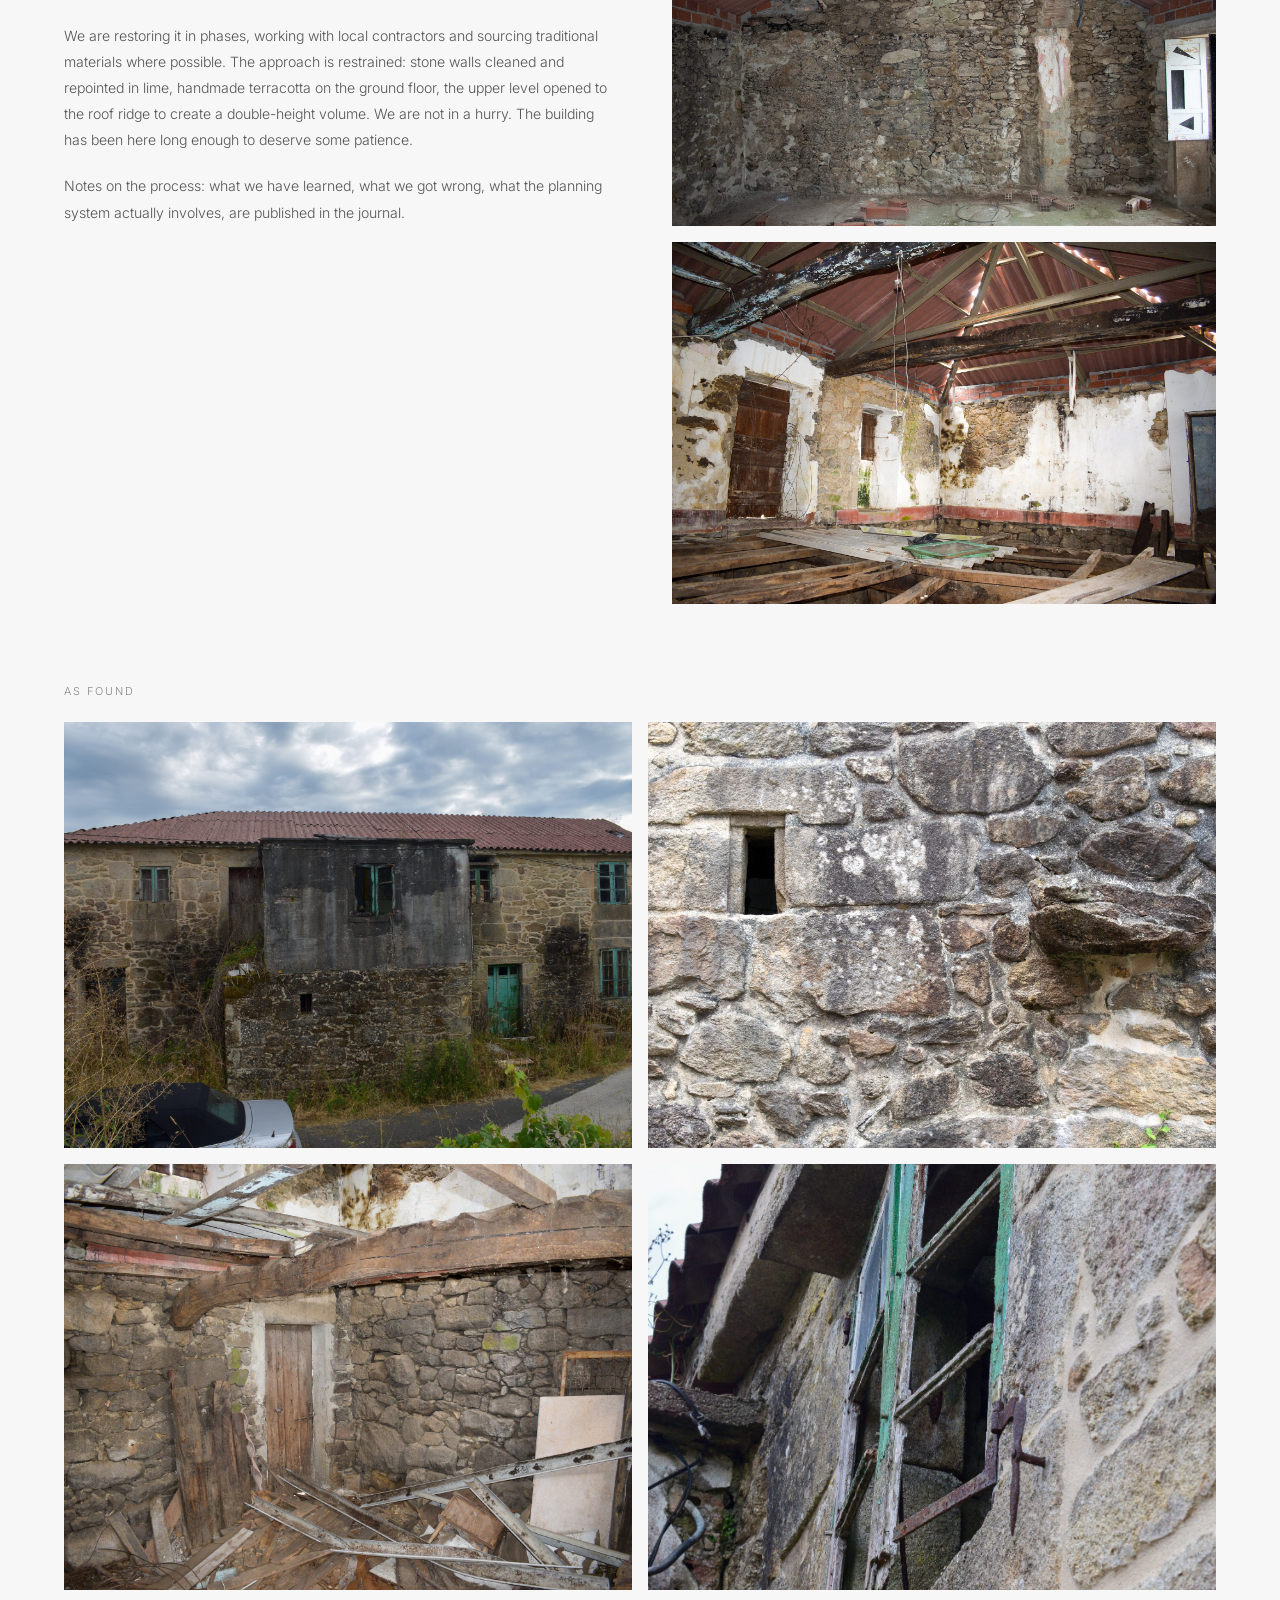
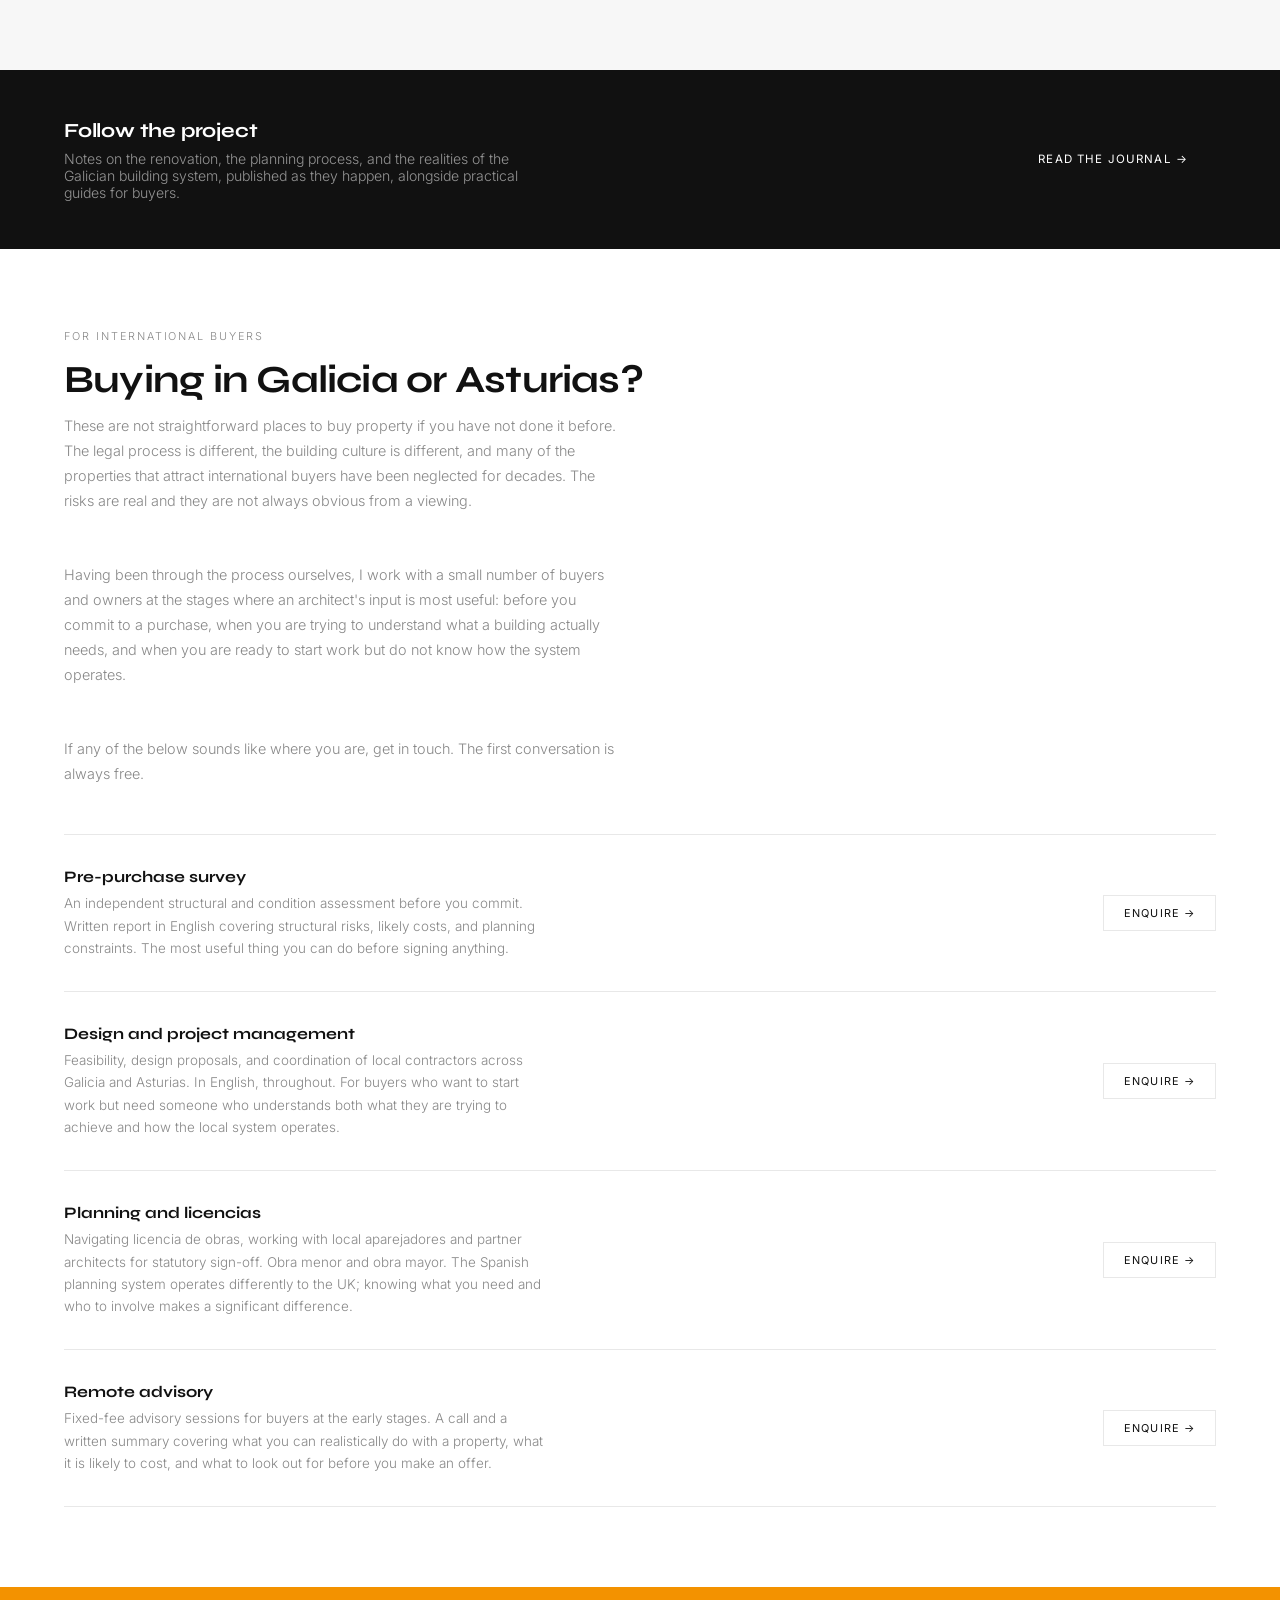
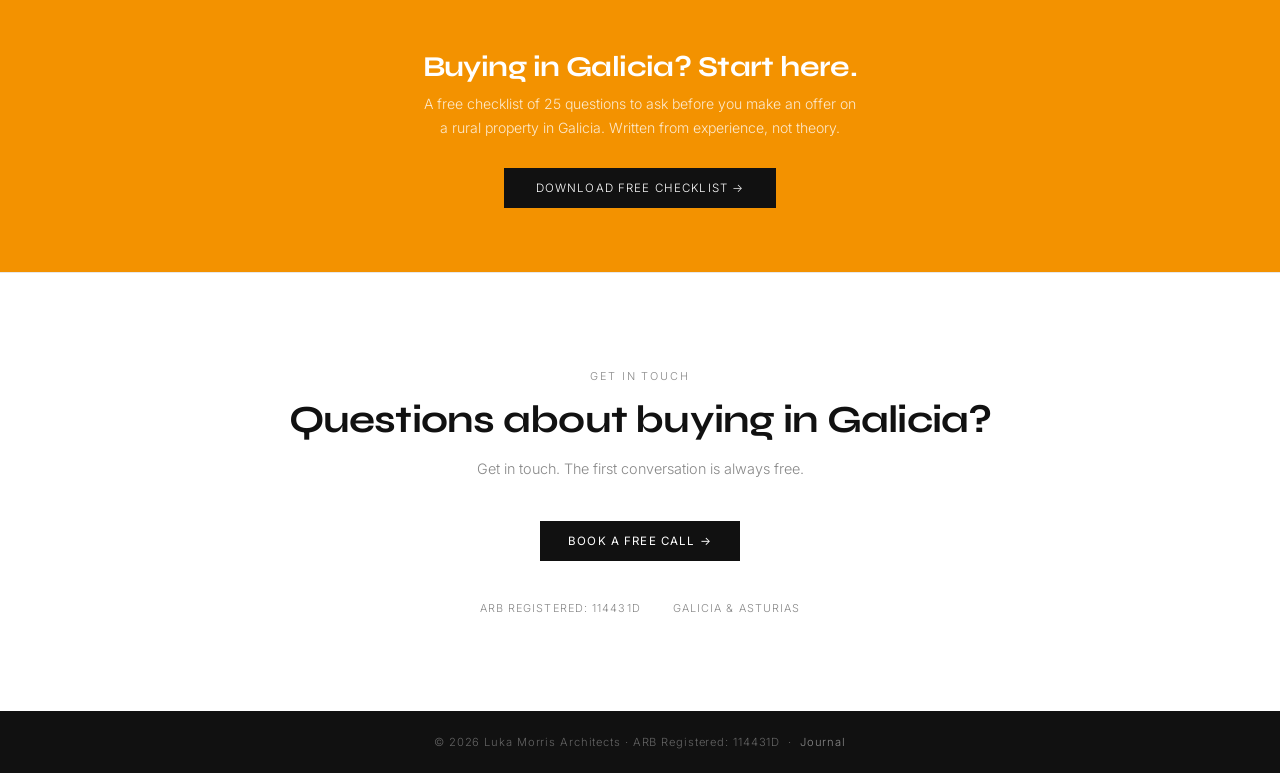
<file: spain.html>
<!DOCTYPE html>
<html lang="en">
<head>
<meta charset="UTF-8">
<link rel="icon" type="image/svg+xml" href="favicon.svg">
<link rel="icon" type="image/png" href="favicon.png">
<meta name="viewport" content="width=device-width, initial-scale=1.0">
<title>Architect for Buying and Renovating Property in Galicia &amp; Asturias | Luka Morris Architects</title>
<meta name="description" content="English-speaking architectural advice for international buyers in Galicia and Asturias, including pre-purchase surveys, planning guidance, renovation advice and project coordination.">
<link rel="preconnect" href="https://fonts.googleapis.com">
<link href="https://fonts.googleapis.com/css2?family=Syne:wght@400;600;700;800&family=Inter:wght@300;400;500&display=swap" rel="stylesheet">
<link rel="stylesheet" href="style.css">
<style>
#spain-hero{min-height:75vh;display:grid;grid-template-columns:1fr 1fr;padding-top:4.5rem;background:#111}
.spain-hero-text{display:flex;flex-direction:column;justify-content:flex-end;padding:4rem;color:#fff}
.spain-hero-text .lbl{color:#F39200}
.spain-hero-text h1{font-family:'Syne',sans-serif;font-size:clamp(2.2rem,4vw,3.8rem);font-weight:800;letter-spacing:-.03em;line-height:1.05;color:#fff;margin-bottom:1.25rem}
.spain-hero-text p{font-size:.88rem;line-height:1.8;color:rgba(255,255,255,.5);max-width:400px;font-weight:300}
.spain-hero-img{overflow:hidden}
.spain-hero-img img{width:100%;height:100%;object-fit:cover;opacity:.7}
#intro{padding:5rem 4rem;max-width:760px}
#intro h2{margin-bottom:1.25rem}
#intro p{font-size:.9rem;line-height:1.85;color:#444;font-weight:300;margin-bottom:1.1rem}
#negreira-section{padding:5rem 4rem;background:#F7F7F7}
.negreira-grid{display:grid;grid-template-columns:1fr 1fr;gap:4rem;align-items:start}
#negreira-section h2{margin-bottom:1.25rem}
.negreira-desc{font-size:.88rem;line-height:1.85;color:#555;font-weight:300;margin-bottom:1.25rem}
.detail-list{list-style:none;margin-top:1.5rem}
.detail-list li{display:grid;grid-template-columns:1fr 2fr;gap:1rem;padding:.8rem 0;border-bottom:1px solid #E8E8E8;font-size:.84rem}
.detail-list li:last-child{border-bottom:none}
.dl{font-weight:500;color:#111}
.dd{color:#888;line-height:1.6}
.negreira-img{width:100%;display:block}
.negreira-img-2{width:100%;display:block;margin-top:1rem}
#journal-link{padding:3rem 4rem;background:#111;display:flex;align-items:center;justify-content:space-between;gap:2rem;flex-wrap:wrap}
#journal-link p{font-size:.88rem;color:rgba(255,255,255,.55);font-weight:300;max-width:480px}
#journal-link h3{font-family:'Syne',sans-serif;font-size:1.25rem;font-weight:700;color:#fff;margin-bottom:.4rem}
#buyers-section{padding:5rem 4rem}
#buyers-section h2{margin-bottom:.75rem}
.buyers-intro{font-size:.9rem;line-height:1.75;color:#888;max-width:560px;margin-bottom:3rem;font-weight:300}
.buyer-service{display:grid;grid-template-columns:1fr auto;gap:2rem;align-items:center;padding:2rem 0;border-bottom:1px solid #E8E8E8}
.buyer-service:first-of-type{border-top:1px solid #E8E8E8}
.buyer-service-name{font-family:'Syne',sans-serif;font-size:1rem;font-weight:700;color:#111;margin-bottom:.4rem}
.buyer-service-desc{font-size:.84rem;color:#888;line-height:1.65;font-weight:300;max-width:480px}
.btn-enquire{display:inline-block;padding:.6rem 1.25rem;background:transparent;color:#111;text-decoration:none;font-family:'Inter',sans-serif;font-size:.68rem;font-weight:400;letter-spacing:.1em;text-transform:uppercase;border:1px solid #E8E8E8;transition:all .2s;white-space:nowrap}
.btn-enquire:hover{border-color:#F39200;color:#F39200}
#capture{background:#F39200;color:#fff;text-align:center;padding:4rem}
#capture h2{font-family:'Syne',sans-serif;font-size:1.8rem;font-weight:700;color:#fff;margin-bottom:.6rem}
#capture p{font-size:.88rem;color:rgba(255,255,255,.8);max-width:440px;margin:0 auto 1.75rem;line-height:1.7}
.capture-btn{display:inline-block;padding:.8rem 2rem;background:#111;color:#fff;text-decoration:none;font-size:.72rem;letter-spacing:.1em;text-transform:uppercase;font-family:'Inter',sans-serif;transition:opacity .2s}
.capture-btn:hover{opacity:.8}
#gallery{padding:0 4rem 5rem;background:#F7F7F7}
#gallery .lbl{display:block;margin-bottom:1.5rem}
.gallery-grid{display:grid;grid-template-columns:repeat(2,1fr);gap:1rem}
.gallery-grid img{width:100%;aspect-ratio:4/3;object-fit:cover;display:block}
@media(max-width:900px){
  #spain-hero{grid-template-columns:1fr}
  .spain-hero-img{min-height:45vh;order:-1}
  .spain-hero-text{padding:2.5rem 1.5rem}
  #intro,#negreira-section,#buyers-section{padding:3.5rem 1.5rem}
  #gallery{padding:0 1.5rem 3.5rem}
  .gallery-grid{grid-template-columns:1fr;gap:.75rem}
  .negreira-grid{grid-template-columns:1fr}
  #journal-link{padding:2.5rem 1.5rem;flex-direction:column;align-items:flex-start}
  #capture{padding:3rem 1.5rem}
  .buyer-service{grid-template-columns:1fr;gap:1rem}
}
</style>
</head>
<body>

<nav>
  <a href="index.html" class="nav-logo"><span class="nav-l">L</span><span class="nav-ma">MA</span></a>
  <ul class="nav-links">
    <li><a href="index.html">Home</a></li>
    <li><a href="work.html">Work</a></li>
    <li><a href="services.html">Services</a></li>
    <li><a href="spain.html" class="active">Spain</a></li>
    <li><a href="#contact">Contact</a></li>
  </ul>
  <button class="hamburger" id="menuBtn" aria-label="Open menu" onclick="toggleMenu()"><span></span><span></span><span></span></button>
</nav>
<div class="nav-mobile" id="navMobile">
  <a href="index.html">Home</a>
  <a href="work.html">Work</a>
  <a href="services.html">Services</a>
  <a href="spain.html">Spain</a>
  <a href="#contact">Contact</a>
</div>

<section id="spain-hero">
  <div class="spain-hero-text">
    <span class="lbl">Negreira, Galicia</span>
    <h1>A project<br>in rural<br>Spain.</h1>
    <p>Part of our time is spent in Galicia, where we are working on the renovation of a derelict stone farmhouse. A personal project, and a direct introduction to the Galician building culture.</p>
  </div>
  <div class="spain-hero-img">
    <img src="hero-negreira.jpg" alt="Casa Negreira, number 9 lintel and entrance door as found">
  </div>
</section>

<section id="intro">
  <span class="lbl">Background</span>
  <h2>Why Galicia</h2>
  <p>Galicia had been pulling at us for years before we did anything about it. The landscape, the architecture, the particular quality of the light, and the fact that you can still find buildings here that have been standing for three hundred years and cost less than a London bathroom renovation. In 2025 we bought one: a derelict two-storey granite farmhouse on the edge of Negreira, A Coruña. It was partially collapsed internally, the floor structure had failed, and the site was completely overgrown. We bought it anyway.</p>
  <p>The renovation is ongoing. We are working through it in phases: clearing the site, stabilising the structure, navigating planning permissions, sourcing local contractors, learning the aparejador process. It is slower than expected and more interesting than anticipated. Working through the Galician building system at first hand gives you a practical knowledge of it that is genuinely difficult to get any other way.</p>
  <p>Because of that, I now work with a small number of international buyers who are at the beginning of the same process. Not as a service business, but because the questions they are asking are the ones we asked, and I can give them honest answers.</p>
</section>

<section id="negreira-section">
  <span class="lbl">The project</span>
  <div class="negreira-grid">
    <div>
      <h2>Casa Negreira</h2>
      <p class="negreira-desc">A two-storey granite rubble masonry building on the edge of Negreira, bought in 2025 in a state of partial collapse. The floor structure had failed on the upper level. The site was overgrown to the point of being impassable. The roof was holding, just.</p>
      <p class="negreira-desc">We are restoring it in phases, working with local contractors and sourcing traditional materials where possible. The approach is restrained: stone walls cleaned and repointed in lime, handmade terracotta on the ground floor, the upper level opened to the roof ridge to create a double-height volume. We are not in a hurry. The building has been here long enough to deserve some patience.</p>
      <p class="negreira-desc">Notes on the process: what we have learned, what we got wrong, what the planning system actually involves, are published in the journal.</p>
    </div>
    <div>
      <img class="negreira-img" src="negreira-int-5.jpg" alt="Interior, double-height volume and stone gable as found">
      <img class="negreira-img-2" src="negreira-int-4.jpg" alt="Upper floor, collapsed floor structure as found">
    </div>
  </div>
</section>

<section id="gallery">
  <span class="lbl">As found</span>
  <div class="gallery-grid">
    <img src="negreira-ext-2.jpg" alt="Street elevation as found">
    <img src="negreira-ext-5.jpg" alt="Granite wall and ventilation opening">
    <img src="negreira-int-3.jpg" alt="Ground floor, timber lintel and plank door as found">
    <img src="negreira-ext-4.jpg" alt="Window frame detail as found">
  </div>
</section>

<div id="journal-link">
  <div>
    <h3>Follow the project</h3>
    <p>Notes on the renovation, the planning process, and the realities of the Galician building system, published as they happen, alongside practical guides for buyers.</p>
  </div>
  <a href="journal.html" class="btn">Read the journal →</a>
</div>

<section id="buyers-section">
  <span class="lbl">For international buyers</span>
  <h2>Buying in Galicia or Asturias?</h2>
  <p class="buyers-intro">These are not straightforward places to buy property if you have not done it before. The legal process is different, the building culture is different, and many of the properties that attract international buyers have been neglected for decades. The risks are real and they are not always obvious from a viewing.</p>
  <p class="buyers-intro">Having been through the process ourselves, I work with a small number of buyers and owners at the stages where an architect's input is most useful: before you commit to a purchase, when you are trying to understand what a building actually needs, and when you are ready to start work but do not know how the system operates.</p>
  <p class="buyers-intro">If any of the below sounds like where you are, get in touch. The first conversation is always free.</p>

  <div class="buyer-service">
    <div>
      <div class="buyer-service-name">Pre-purchase survey</div>
      <p class="buyer-service-desc">An independent structural and condition assessment before you commit. Written report in English covering structural risks, likely costs, and planning constraints. The most useful thing you can do before signing anything.</p>
    </div>
    <a href="mailto:luka@lukamorrisarchitects.com?subject=Enquiry: Pre-purchase survey (Galicia)" class="btn-enquire">Enquire →</a>
  </div>

  <div class="buyer-service">
    <div>
      <div class="buyer-service-name">Design and project management</div>
      <p class="buyer-service-desc">Feasibility, design proposals, and coordination of local contractors across Galicia and Asturias. In English, throughout. For buyers who want to start work but need someone who understands both what they are trying to achieve and how the local system operates.</p>
    </div>
    <a href="mailto:luka@lukamorrisarchitects.com?subject=Enquiry: Design and project management (Spain)" class="btn-enquire">Enquire →</a>
  </div>

  <div class="buyer-service">
    <div>
      <div class="buyer-service-name">Planning and licencias</div>
      <p class="buyer-service-desc">Navigating licencia de obras, working with local aparejadores and partner architects for statutory sign-off. Obra menor and obra mayor. The Spanish planning system operates differently to the UK; knowing what you need and who to involve makes a significant difference.</p>
    </div>
    <a href="mailto:luka@lukamorrisarchitects.com?subject=Enquiry: Planning and licencias (Spain)" class="btn-enquire">Enquire →</a>
  </div>

  <div class="buyer-service">
    <div>
      <div class="buyer-service-name">Remote advisory</div>
      <p class="buyer-service-desc">Fixed-fee advisory sessions for buyers at the early stages. A call and a written summary covering what you can realistically do with a property, what it is likely to cost, and what to look out for before you make an offer.</p>
    </div>
    <a href="mailto:luka@lukamorrisarchitects.com?subject=Enquiry: Remote advisory (Spain)" class="btn-enquire">Enquire →</a>
  </div>
</section>

<section id="capture">
  <h2>Buying in Galicia? Start here.</h2>
  <p>A free checklist of 25 questions to ask before you make an offer on a rural property in Galicia. Written from experience, not theory.</p>
  <a href="https://raw.githubusercontent.com/Luka-Morris/lukamorrisarchitects/main/galicia_buyers_checklist.pdf" target="_blank" class="capture-btn">Download free checklist →</a>
</section>

<hr class="rule">

<section id="contact">
  <span class="lbl">Get in Touch</span>
  <h2>Questions about buying in Galicia?</h2>
  <p class="contact-sub">Get in touch. The first conversation is always free.</p>
  <span id="em"></span>
  <div class="contact-cta">
    <a href="https://calendly.com/luka-lukamorrisarchitects/30min" target="_blank" class="btn">Book a Free Call →</a>
  </div>
  <div class="contact-meta">
    <span>ARB Registered: 114431D</span>
    <span>Galicia &amp; Asturias</span>
  </div>
</section>

<footer>
  © 2026 Luka Morris Architects · ARB Registered: 114431D
  &nbsp;·&nbsp; <a href="journal.html">Journal</a>
</footer>

<div id="cursor-orb"></div>
<script>
(function(){
  var orb=document.getElementById("cursor-orb");
  if(!orb||window.matchMedia("(pointer:coarse)").matches)return;
  var mx=0,my=0,ox=-200,oy=-200;
  document.addEventListener("mousemove",function(e){
    mx=e.clientX;my=e.clientY;
    orb.classList.add("visible");
  });
  document.addEventListener("mouseleave",function(){orb.classList.remove("visible");});
  document.querySelectorAll("a,button,.work-card,.service-item").forEach(function(el){
    el.addEventListener("mouseenter",function(){orb.classList.add("large");});
    el.addEventListener("mouseleave",function(){orb.classList.remove("large");});
  });
  function tick(){
    ox+=(mx-ox)*.1;oy+=(my-oy)*.1;
    orb.style.left=ox+"px";orb.style.top=oy+"px";
    requestAnimationFrame(tick);
  }
  tick();
})();
</script>
</body>
</html>
</file>
<file: style.css>
/* RESET + VARIABLES */
*,*::before,*::after{margin:0;padding:0;box-sizing:border-box}
:root{
  --black:#111111;
  --white:#ffffff;
  --accent:#F39200;
  --grey:#E8E8E8;
  --mid:#888888;
  --light:#F7F7F7;
  --syne:'Syne',sans-serif;
  --inter:'Inter',sans-serif;
}
html{scroll-behavior:smooth}
body{background:var(--white);color:var(--black);font-family:var(--inter);font-weight:300;-webkit-font-smoothing:antialiased}
img{display:block;max-width:100%;height:auto}
a{color:inherit}

/* NAV */
nav{position:fixed;top:0;left:0;right:0;z-index:100;display:flex;justify-content:space-between;align-items:center;padding:1.25rem 4rem;background:var(--white);border-bottom:1px solid var(--grey)}
.nav-logo{text-decoration:none;display:flex;align-items:center;font-family:var(--syne);font-size:1.5rem;font-weight:800;letter-spacing:-.03em;line-height:1}
.nav-l{color:#F39200}
.nav-ma{color:#111111}
.nav-links{display:flex;gap:2.5rem;list-style:none;align-items:center}
.nav-links a{text-decoration:none;font-size:.72rem;letter-spacing:.1em;text-transform:uppercase;color:var(--mid);transition:color .2s}
.nav-links a:hover{color:var(--black)}
.nav-links a.active{color:var(--black);border-bottom:1px solid var(--accent);padding-bottom:2px}

/* TYPOGRAPHY */
.display{font-family:var(--syne);font-weight:800;letter-spacing:-.03em;line-height:1.0}
.page-title{font-family:var(--syne);font-size:clamp(3rem,6vw,5.5rem);font-weight:800;letter-spacing:-.03em;line-height:1.0;margin-bottom:1rem}
h2{font-family:var(--syne);font-size:clamp(1.75rem,3vw,2.5rem);font-weight:700;letter-spacing:-.02em;line-height:1.1}
h3{font-family:var(--syne);font-size:1.35rem;font-weight:600;letter-spacing:-.01em}
.lbl{display:block;font-size:.68rem;letter-spacing:.18em;text-transform:uppercase;color:var(--mid);margin-bottom:1rem}
.lbl-accent{color:var(--accent)}
.body-text{font-size:.9rem;line-height:1.8;color:#444;font-weight:300}

/* BUTTONS */
.btn{display:inline-block;padding:.8rem 1.75rem;background:var(--black);color:var(--white);text-decoration:none;font-family:var(--inter);font-size:.72rem;font-weight:400;letter-spacing:.1em;text-transform:uppercase;transition:background .2s;border:none;cursor:pointer}
.btn:hover{background:var(--accent)}
.btn-outline{display:inline-block;padding:.8rem 1.75rem;background:transparent;color:var(--black);text-decoration:none;font-family:var(--inter);font-size:.72rem;font-weight:400;letter-spacing:.1em;text-transform:uppercase;border:1px solid var(--black);transition:all .2s}
.btn-outline:hover{background:var(--black);color:var(--white)}
.btn-enquire{display:inline-block;padding:.6rem 1.25rem;background:transparent;color:var(--black);text-decoration:none;font-family:var(--inter);font-size:.68rem;font-weight:400;letter-spacing:.1em;text-transform:uppercase;border:1px solid var(--grey);transition:all .2s}
.btn-enquire:hover{border-color:var(--accent);color:var(--accent)}

/* DIVIDERS */
hr.rule{border:none;border-top:1px solid var(--grey);margin:0}
.accent-rule{width:2.5rem;height:2px;background:var(--accent);margin-bottom:1.5rem;display:block}

/* CONTACT SECTION */
#contact{text-align:center;padding:6rem 4rem}
#contact h2{margin-bottom:1rem}
.contact-sub{color:var(--mid);font-size:.9rem;max-width:420px;margin:0 auto 2.5rem;line-height:1.7}
.contact-email-el{display:block;font-family:var(--syne);font-size:1.5rem;font-weight:700;color:var(--black);text-decoration:none;margin-bottom:2rem;letter-spacing:-.02em}
.contact-email-el:hover{color:var(--accent)}
.contact-cta{display:flex;gap:1rem;justify-content:center;flex-wrap:wrap}
.contact-meta{display:flex;justify-content:center;gap:2rem;flex-wrap:wrap;font-size:.68rem;letter-spacing:.1em;text-transform:uppercase;color:var(--mid);margin-top:2.5rem}

/* FOOTER */
footer{background:var(--black);color:rgba(255,255,255,.35);text-align:center;padding:1.5rem 4rem;font-size:.7rem;letter-spacing:.08em}
footer a{color:rgba(255,255,255,.5);text-decoration:none}
footer a:hover{color:var(--white)}

/* WORK CARDS */
.work-grid-3{display:grid;grid-template-columns:repeat(3,1fr);gap:1.5rem}
.work-card{text-decoration:none;display:block}
.work-card-img{overflow:hidden;background:var(--grey);margin-bottom:.85rem;aspect-ratio:4/3}
.work-card-img img{width:100%;height:100%;object-fit:cover;transition:transform .5s ease}
.work-card:hover .work-card-img img{transform:scale(1.04)}
.work-card-label{font-size:.65rem;letter-spacing:.12em;text-transform:uppercase;color:var(--mid);margin-bottom:.2rem;display:block}
.work-card-title{font-family:var(--syne);font-size:1.1rem;font-weight:600;color:var(--black)}

/* GALLERY GRID */
.gallery-grid-2{display:grid;grid-template-columns:repeat(2,1fr);gap:1rem}
.gallery-grid-3{display:grid;grid-template-columns:repeat(3,1fr);gap:1rem}
.gallery-item img{width:100%;height:auto;display:block;transition:opacity .3s}
.gallery-item:hover img{opacity:.9}
.gallery-item.square img{aspect-ratio:1;object-fit:cover}
.gallery-item.portrait img{aspect-ratio:3/4;object-fit:cover}
.gallery-item.landscape img{aspect-ratio:4/3;object-fit:cover}

/* DETAILS EXPAND */
details.expand{border-top:1px solid var(--grey);margin-top:2.5rem;padding-top:2rem}
details.expand summary{font-size:.7rem;letter-spacing:.14em;text-transform:uppercase;cursor:pointer;list-style:none;display:flex;align-items:center;gap:.75rem;color:var(--mid);user-select:none;padding-bottom:0;transition:color .2s}
details.expand summary:hover{color:var(--black)}
details.expand summary::after{content:'+';font-size:1.2rem;line-height:1;transition:transform .2s;color:var(--accent)}
details[open].expand summary::after{content:'×'}
details.expand summary::-webkit-details-marker{display:none}
details.expand .expand-content{margin-top:2rem}

/* META TABLE */
.meta-table{width:100%;border-collapse:collapse;font-size:.82rem}
.meta-table tr{border-bottom:1px solid var(--grey)}
.meta-table td{padding:.6rem 0;vertical-align:top}
.meta-table td:first-child{width:38%;color:var(--mid);font-size:.7rem;letter-spacing:.08em;text-transform:uppercase;padding-right:1rem}
.meta-table td:last-child{color:var(--black);font-weight:400}

/* CURSOR ORB — desktop only */
@media(pointer:fine){
  #cursor-orb{
    position:fixed;
    width:22px;height:22px;
    background:rgba(243,146,0,.28);
    border-radius:50%;
    pointer-events:none;
    z-index:9999;
    transform:translate(-50%,-50%);
    box-shadow:0 0 18px 6px rgba(243,146,0,.12);
    transition:width .18s ease,height .18s ease,background .18s ease,opacity .35s ease;
    opacity:0;
  }
  #cursor-orb.visible{opacity:1}
  #cursor-orb.large{
    width:42px;height:42px;
    background:rgba(243,146,0,.12);
    box-shadow:0 0 28px 10px rgba(243,146,0,.08);
  }
}

/* MOBILE NAV */
.hamburger{display:none;flex-direction:column;gap:5px;cursor:pointer;background:none;border:none;padding:4px}
.hamburger span{display:block;width:22px;height:2px;background:var(--black);transition:transform .3s,opacity .3s}
.hamburger.open span:nth-child(1){transform:translateY(7px) rotate(45deg)}
.hamburger.open span:nth-child(2){opacity:0}
.hamburger.open span:nth-child(3){transform:translateY(-7px) rotate(-45deg)}
.nav-mobile{display:none;position:fixed;top:4.2rem;left:0;right:0;background:var(--white);border-bottom:1px solid var(--grey);z-index:99;flex-direction:column}
.nav-mobile a{display:block;padding:1rem 1.5rem;font-family:var(--inter);font-size:.78rem;letter-spacing:.1em;text-transform:uppercase;color:var(--black);text-decoration:none;border-bottom:1px solid var(--grey);transition:color .2s}
.nav-mobile a:last-child{border-bottom:none}
.nav-mobile a:hover{color:var(--accent)}
.nav-mobile.open{display:flex}

/* RESPONSIVE */
@media(max-width:900px){
  nav{padding:1rem 1.5rem}
  .nav-links{display:none}
  .hamburger{display:flex}
  #contact{padding:4rem 1.5rem}
  .work-grid-3{grid-template-columns:1fr}
  .gallery-grid-2{grid-template-columns:1fr}
  .gallery-grid-3{grid-template-columns:repeat(2,1fr)}
  footer{padding:1.5rem}
}
</file>
